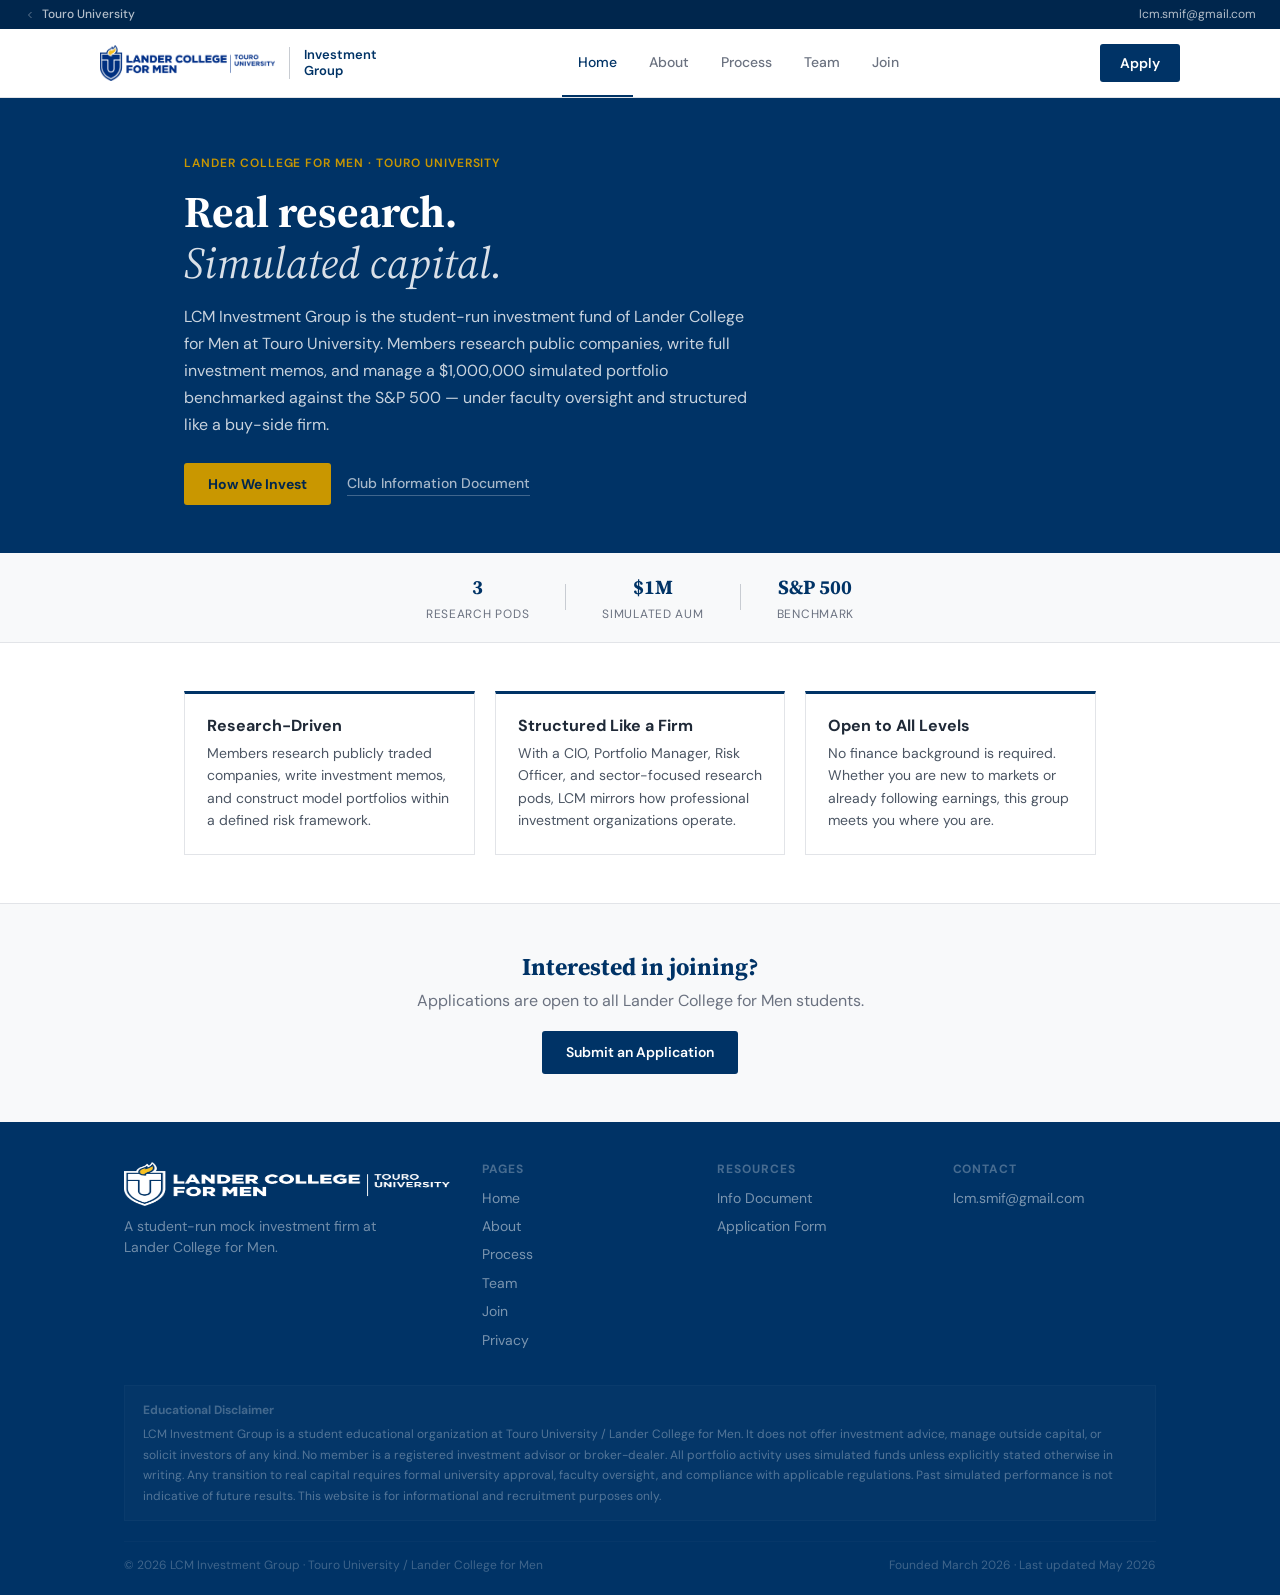
<file: index.html>
<!DOCTYPE html>
<html lang="en">
<head>
<meta charset="UTF-8">
<meta name="viewport" content="width=device-width, initial-scale=1.0">
<title>LCM Investment Group — Lander College for Men</title>
<meta name="description" content="LCM Investment Group is a student-run mock investment firm at Lander College for Men, Touro University. Members conduct equity research and manage a simulated portfolio benchmarked against the S&P 500.">
<link rel="preconnect" href="https://fonts.googleapis.com">
<link rel="preconnect" href="https://fonts.gstatic.com" crossorigin>
<link href="https://fonts.googleapis.com/css2?family=Source+Serif+4:ital,opsz,wght@0,8..60,400;0,8..60,600;0,8..60,700;1,8..60,400&family=DM+Sans:ital,opsz,wght@0,9..40,400;0,9..40,500;0,9..40,600;0,9..40,700;1,9..40,400&display=swap" rel="stylesheet">
<link rel="stylesheet" href="style.css">
<!-- Favicons -->
<link rel="icon" href="favicon.ico" sizes="any">
<link rel="icon" type="image/png" sizes="32x32" href="favicon-32.png">
<link rel="icon" type="image/png" sizes="16x16" href="favicon-16.png">
<link rel="apple-touch-icon" sizes="180x180" href="apple-touch-icon.png">

<!-- Canonical & social meta -->
<link rel="canonical" href="https://lcm-investment-group.netlify.app/">
<meta property="og:type" content="website">
<meta property="og:url" content="https://lcm-investment-group.netlify.app/">
<meta property="og:title" content="LCM Investment Group — Lander College for Men">
<meta property="og:description" content="LCM Investment Group is a student-run mock investment firm at Lander College for Men, Touro University. Members conduct equity research and manage a simulated portfolio benchmarked against the S&P 500.">
<meta property="og:image" content="https://lcm-investment-group.netlify.app/og-image.png">
<meta property="og:image:width" content="1200">
<meta property="og:image:height" content="630">
<meta property="og:site_name" content="LCM Investment Group">
<meta name="twitter:card" content="summary_large_image">
<meta name="twitter:title" content="LCM Investment Group — Lander College for Men">
<meta name="twitter:description" content="LCM Investment Group is a student-run mock investment firm at Lander College for Men, Touro University. Members conduct equity research and manage a simulated portfolio benchmarked against the S&P 500.">
<meta name="twitter:image" content="https://lcm-investment-group.netlify.app/og-image.png">
</head>
<body>

<!-- Utility bar -->
<div class="utility-bar">
  <a href="https://www.touro.edu" target="_blank" rel="noopener noreferrer" class="utility-left">
    <svg width="12" height="12" viewBox="0 0 24 24" fill="none" stroke="currentColor" stroke-width="2"><polyline points="15 18 9 12 15 6"/></svg>
    Touro University
  </a>
  <div><a href="mailto:lcm.smif@gmail.com">lcm.smif@gmail.com</a></div>
</div>

<!-- Navigation -->
<nav class="site-nav">
  <div class="nav-inner">
    <a href="index.html" class="nav-brand">
      <img src="touro-logo.png" alt="Lander College for Men — Touro University" height="36">
      <span class="nav-brand-label">Investment<br>Group</span>
    </a>
    <div class="nav-links">
      <a href="index.html" aria-current="page">Home</a>
      <a href="about.html">About</a>
      <a href="process.html">Process</a>
      <a href="team.html">Team</a>
      <a href="join.html">Join</a>
    </div>
    <a href="https://docs.google.com/forms/d/e/1FAIpQLSfr2iIIX5mqm8g7_Rid_zwFWo1zIdZO_jrtp0y2jBqAqrcKNw/viewform" target="_blank" rel="noopener noreferrer" class="nav-cta">Apply</a>
    <button class="hamburger" aria-label="Open menu" onclick="document.getElementById('mob').classList.add('open')">
      <span></span><span></span><span></span>
    </button>
  </div>
</nav>

<!-- Mobile menu -->
<div class="mobile-overlay" id="mob">
  <div class="mobile-header">
    <img src="touro-logo.png" alt="Lander College for Men" height="28">
    <button class="mobile-close" aria-label="Close menu" onclick="document.getElementById('mob').classList.remove('open')">
      <svg width="24" height="24" viewBox="0 0 24 24" fill="none" stroke="currentColor" stroke-width="2"><path d="M18 6L6 18M6 6l12 12"/></svg>
    </button>
  </div>
  <div class="mobile-links">
    <a href="index.html">Home</a>
    <a href="about.html">About</a>
    <a href="process.html">Process</a>
    <a href="team.html">Team</a>
    <a href="join.html">Join</a>
  </div>
  <a href="https://docs.google.com/forms/d/e/1FAIpQLSfr2iIIX5mqm8g7_Rid_zwFWo1zIdZO_jrtp0y2jBqAqrcKNw/viewform" target="_blank" rel="noopener noreferrer" class="mobile-cta">Submit an Application</a>
</div>

<main>

  <!-- Hero -->
  <section class="hero">
    <div class="container">
      <div class="hero-content">
        <p class="hero-affiliation">Lander College for Men · Touro University</p>
        <h1>Real research.<br><em>Simulated capital.</em></h1>
        <p class="hero-desc">LCM Investment Group is the student-run investment fund of Lander College for Men at Touro University. Members research public companies, write full investment memos, and manage a $1,000,000 simulated portfolio benchmarked against the S&amp;P 500 — under faculty oversight and structured like a buy-side firm.</p>
        <div class="hero-actions">
          <a href="process.html" class="btn-gold">How We Invest</a>
          <a href="https://docs.google.com/document/d/1LVEuWN-xTGbvA8P8xXho91gXIbt4tIsUsh_a20SpdHM/edit?usp=sharing" target="_blank" rel="noopener noreferrer" class="hero-link">Club Information Document</a>
        </div>
      </div>
    </div>
  </section>

  <!-- Facts strip -->
  <div class="facts-strip">
    <div class="container">
      <div class="facts-row">
        <div class="fact-item">
          <div class="fact-val">3</div>
          <div class="fact-desc">Research Pods</div>
        </div>
        <div class="facts-sep" aria-hidden="true"></div>
        <div class="fact-item">
          <div class="fact-val">$1M</div>
          <div class="fact-desc">Simulated AUM</div>
        </div>
        <div class="facts-sep" aria-hidden="true"></div>
        <div class="fact-item">
          <div class="fact-val">S&amp;P 500</div>
          <div class="fact-desc">Benchmark</div>
        </div>
      </div>
    </div>
  </div>

  <!-- Overview cards -->
  <section class="section">
    <div class="container">
      <div class="overview-grid">
        <div class="overview-card">
          <h3>Research-Driven</h3>
          <p>Members research publicly traded companies, write investment memos, and construct model portfolios within a defined risk framework.</p>
        </div>
        <div class="overview-card">
          <h3>Structured Like a Firm</h3>
          <p>With a CIO, Portfolio Manager, Risk Officer, and sector-focused research pods, LCM mirrors how professional investment organizations operate.</p>
        </div>
        <div class="overview-card">
          <h3>Open to All Levels</h3>
          <p>No finance background is required. Whether you are new to markets or already following earnings, this group meets you where you are.</p>
        </div>
      </div>
    </div>
  </section>

  <!-- CTA strip -->
  <section class="section home-cta">
    <div class="container">
      <h2>Interested in joining?</h2>
      <p>Applications are open to all Lander College for Men students.</p>
      <a href="https://docs.google.com/forms/d/e/1FAIpQLSfr2iIIX5mqm8g7_Rid_zwFWo1zIdZO_jrtp0y2jBqAqrcKNw/viewform" target="_blank" rel="noopener noreferrer" class="btn-navy">Submit an Application</a>
    </div>
  </section>

</main>

<!-- Footer -->
<footer class="site-footer">
  <div class="container-wide">
    <div class="footer-top">
      <div class="footer-brand">
        <img src="touro-logo-white.png" alt="Lander College for Men — Touro University">
        <p>A student-run mock investment firm at Lander College for Men.</p>
      </div>
      <div class="footer-col">
        <h4>Pages</h4>
        <a href="index.html">Home</a>
        <a href="about.html">About</a>
        <a href="process.html">Process</a>
        <a href="team.html">Team</a>
        <a href="join.html">Join</a>
        <a href="join.html#privacy">Privacy</a>
      </div>
      <div class="footer-col">
        <h4>Resources</h4>
        <a href="https://docs.google.com/document/d/1LVEuWN-xTGbvA8P8xXho91gXIbt4tIsUsh_a20SpdHM/edit?usp=sharing" target="_blank" rel="noopener noreferrer">Info Document</a>
        <a href="https://docs.google.com/forms/d/e/1FAIpQLSfr2iIIX5mqm8g7_Rid_zwFWo1zIdZO_jrtp0y2jBqAqrcKNw/viewform" target="_blank" rel="noopener noreferrer">Application Form</a>
      </div>
      <div class="footer-col">
        <h4>Contact</h4>
        <a href="mailto:lcm.smif@gmail.com">lcm.smif@gmail.com</a>
      </div>
    </div>
    <div class="footer-disclaimer">
      <strong>Educational Disclaimer</strong>
      LCM Investment Group is a student educational organization at Touro University / Lander College for Men. It does not offer investment advice, manage outside capital, or solicit investors of any kind. No member is a registered investment advisor or broker-dealer. All portfolio activity uses simulated funds unless explicitly stated otherwise in writing. Any transition to real capital requires formal university approval, faculty oversight, and compliance with applicable regulations. Past simulated performance is not indicative of future results. This website is for informational and recruitment purposes only.
    </div>
    <div class="footer-bottom">
      <span>&copy; 2026 LCM Investment Group · Touro University / Lander College for Men</span>
      <span>Founded March 2026 · Last updated May 2026</span>
    </div>
  </div>
</footer>

</body>
</html>
</file>
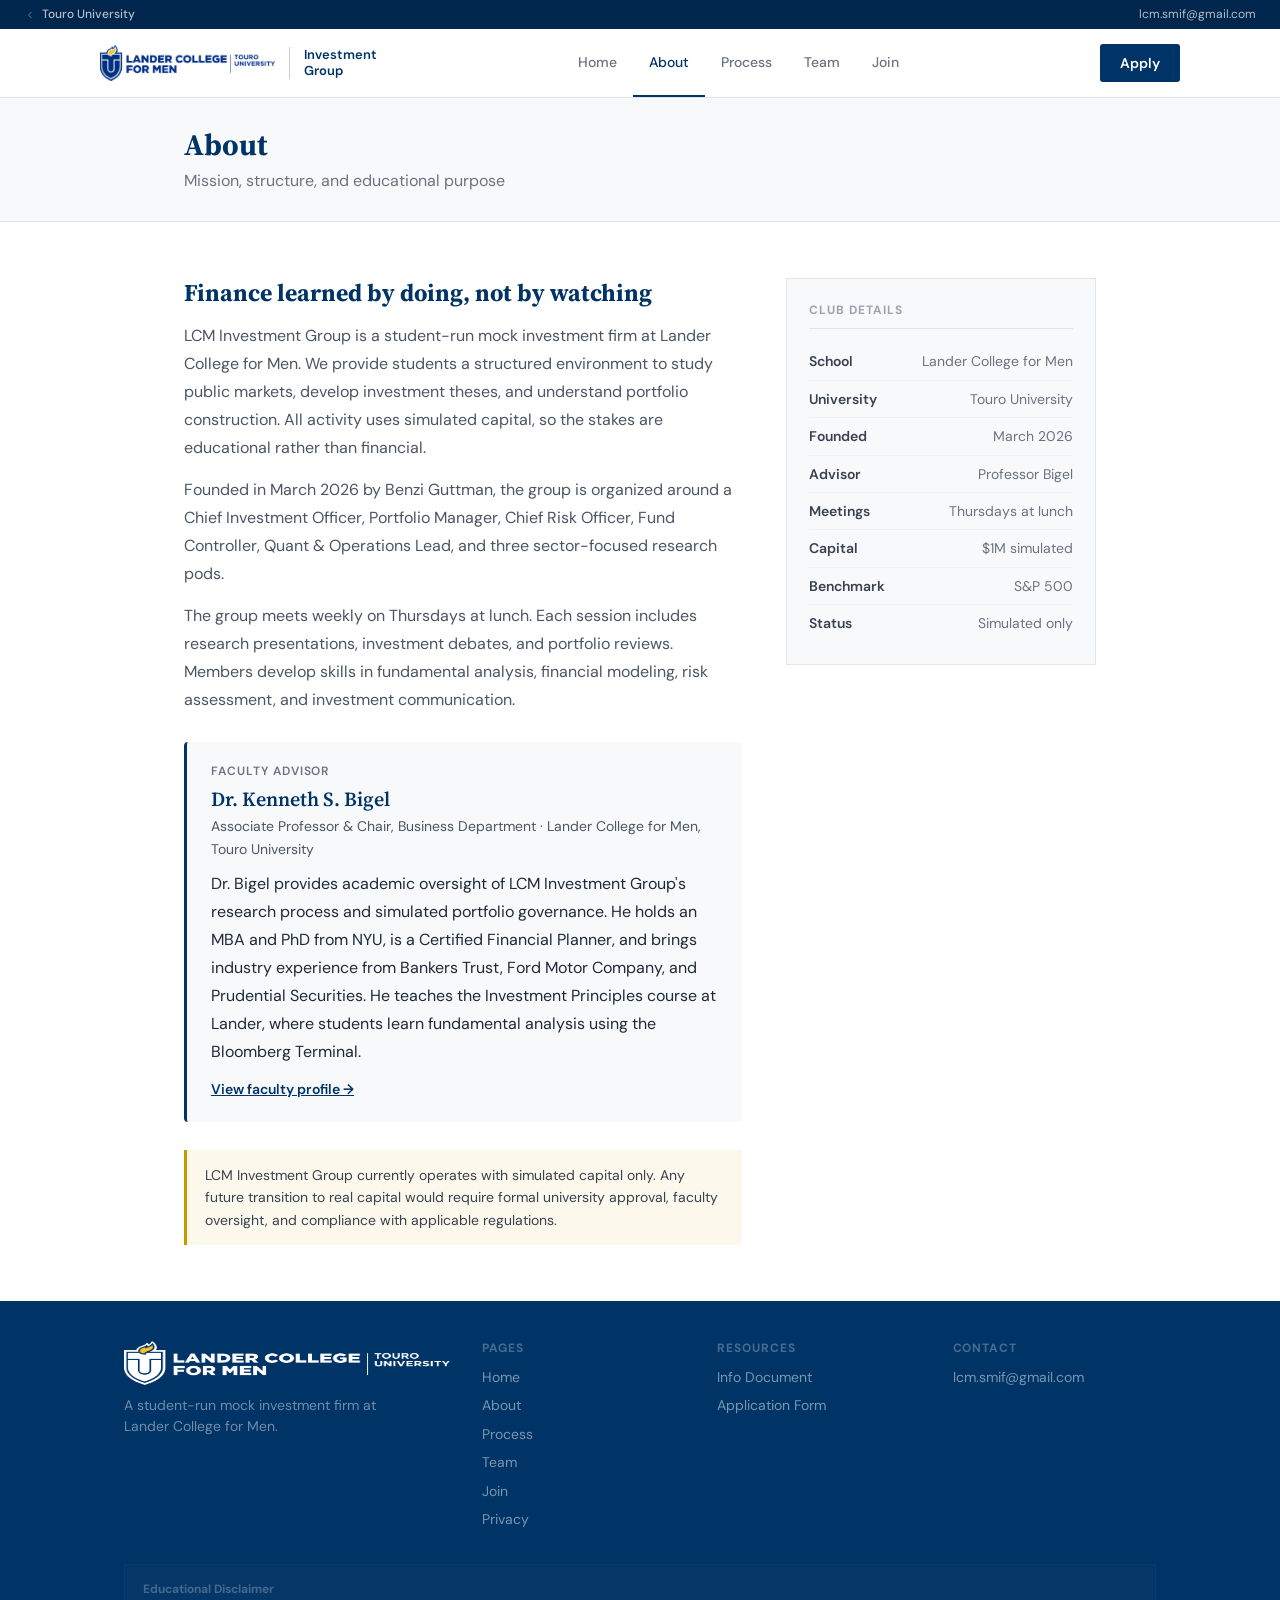
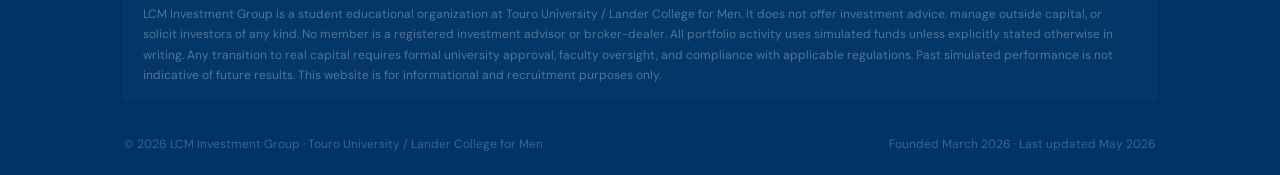
<file: about.html>
<!DOCTYPE html>
<html lang="en">
<head>
<meta charset="UTF-8">
<meta name="viewport" content="width=device-width, initial-scale=1.0">
<title>About — LCM Investment Group</title>
<meta name="description" content="Learn about LCM Investment Group, a student-run mock investment firm at Lander College for Men, Touro University.">
<link rel="preconnect" href="https://fonts.googleapis.com">
<link rel="preconnect" href="https://fonts.gstatic.com" crossorigin>
<link href="https://fonts.googleapis.com/css2?family=Source+Serif+4:ital,opsz,wght@0,8..60,400;0,8..60,600;0,8..60,700;1,8..60,400&family=DM+Sans:ital,opsz,wght@0,9..40,400;0,9..40,500;0,9..40,600;0,9..40,700;1,9..40,400&display=swap" rel="stylesheet">
<link rel="stylesheet" href="style.css">
<!-- Favicons -->
<link rel="icon" href="favicon.ico" sizes="any">
<link rel="icon" type="image/png" sizes="32x32" href="favicon-32.png">
<link rel="icon" type="image/png" sizes="16x16" href="favicon-16.png">
<link rel="apple-touch-icon" sizes="180x180" href="apple-touch-icon.png">

<!-- Canonical & social meta -->
<link rel="canonical" href="https://lcm-investment-group.netlify.app/about">
<meta property="og:type" content="website">
<meta property="og:url" content="https://lcm-investment-group.netlify.app/about">
<meta property="og:title" content="About — LCM Investment Group">
<meta property="og:description" content="Learn about LCM Investment Group, a student-run mock investment firm at Lander College for Men, Touro University.">
<meta property="og:image" content="https://lcm-investment-group.netlify.app/og-image.png">
<meta property="og:image:width" content="1200">
<meta property="og:image:height" content="630">
<meta property="og:site_name" content="LCM Investment Group">
<meta name="twitter:card" content="summary_large_image">
<meta name="twitter:title" content="About — LCM Investment Group">
<meta name="twitter:description" content="Learn about LCM Investment Group, a student-run mock investment firm at Lander College for Men, Touro University.">
<meta name="twitter:image" content="https://lcm-investment-group.netlify.app/og-image.png">
</head>
<body>

<div class="utility-bar">
  <a href="https://www.touro.edu" target="_blank" rel="noopener noreferrer" class="utility-left">
    <svg width="12" height="12" viewBox="0 0 24 24" fill="none" stroke="currentColor" stroke-width="2"><polyline points="15 18 9 12 15 6"/></svg>
    Touro University
  </a>
  <div><a href="mailto:lcm.smif@gmail.com">lcm.smif@gmail.com</a></div>
</div>

<nav class="site-nav">
  <div class="nav-inner">
    <a href="index.html" class="nav-brand">
      <img src="touro-logo.png" alt="Lander College for Men — Touro University" height="36">
      <span class="nav-brand-label">Investment<br>Group</span>
    </a>
    <div class="nav-links">
      <a href="index.html">Home</a>
      <a href="about.html" aria-current="page">About</a>
      <a href="process.html">Process</a>
      <a href="team.html">Team</a>
      <a href="join.html">Join</a>
    </div>
    <a href="https://docs.google.com/forms/d/e/1FAIpQLSfr2iIIX5mqm8g7_Rid_zwFWo1zIdZO_jrtp0y2jBqAqrcKNw/viewform" target="_blank" rel="noopener noreferrer" class="nav-cta">Apply</a>
    <button class="hamburger" aria-label="Open menu" onclick="document.getElementById('mob').classList.add('open')">
      <span></span><span></span><span></span>
    </button>
  </div>
</nav>

<div class="mobile-overlay" id="mob">
  <div class="mobile-header">
    <img src="touro-logo.png" alt="Lander College for Men" height="28">
    <button class="mobile-close" aria-label="Close menu" onclick="document.getElementById('mob').classList.remove('open')">
      <svg width="24" height="24" viewBox="0 0 24 24" fill="none" stroke="currentColor" stroke-width="2"><path d="M18 6L6 18M6 6l12 12"/></svg>
    </button>
  </div>
  <div class="mobile-links">
    <a href="index.html">Home</a>
    <a href="about.html">About</a>
    <a href="process.html">Process</a>
    <a href="team.html">Team</a>
    <a href="join.html">Join</a>
  </div>
  <a href="https://docs.google.com/forms/d/e/1FAIpQLSfr2iIIX5mqm8g7_Rid_zwFWo1zIdZO_jrtp0y2jBqAqrcKNw/viewform" target="_blank" rel="noopener noreferrer" class="mobile-cta">Submit an Application</a>
</div>

<main>

  <div class="page-header">
    <div class="container">
      <h1>About</h1>
      <p class="subtitle">Mission, structure, and educational purpose</p>
    </div>
  </div>

  <section class="section-lg">
    <div class="container">
      <div class="about-grid">
        <div class="about-prose">
          <h2>Finance learned by doing, not by watching</h2>
          <p>LCM Investment Group is a student-run mock investment firm at Lander College for Men. We provide students a structured environment to study public markets, develop investment theses, and understand portfolio construction. All activity uses simulated capital, so the stakes are educational rather than financial.</p>
          <p>Founded in March 2026 by Benzi Guttman, the group is organized around a Chief Investment Officer, Portfolio Manager, Chief Risk Officer, Fund Controller, Quant &amp; Operations Lead, and three sector-focused research pods.</p>
          <p>The group meets weekly on Thursdays at lunch. Each session includes research presentations, investment debates, and portfolio reviews. Members develop skills in fundamental analysis, financial modeling, risk assessment, and investment communication.</p>

          <div class="advisor-card" id="faculty-advisor">
            <div class="advisor-label">Faculty Advisor</div>
            <div class="advisor-name">Dr. Kenneth S. Bigel</div>
            <div class="advisor-title">Associate Professor &amp; Chair, Business Department &middot; Lander College for Men, Touro University</div>
            <p class="advisor-desc">Dr. Bigel provides academic oversight of LCM Investment Group's research process and simulated portfolio governance. He holds an MBA and PhD from NYU, is a Certified Financial Planner, and brings industry experience from Bankers Trust, Ford Motor Company, and Prudential Securities. He teaches the Investment Principles course at Lander, where students learn fundamental analysis using the Bloomberg Terminal.</p>
            <a class="advisor-link" href="https://lcm.touro.edu/academics/faculty/bigel-kenneth.php" target="_blank" rel="noopener">View faculty profile &rarr;</a>
          </div>

          <div class="about-note">LCM Investment Group currently operates with simulated capital only. Any future transition to real capital would require formal university approval, faculty oversight, and compliance with applicable regulations.</div>
        </div>
        <aside class="about-sidebar">
          <div class="sidebar-heading">Club Details</div>
          <div class="sidebar-row"><span class="sidebar-key">School</span><span class="sidebar-val">Lander College for Men</span></div>
          <div class="sidebar-row"><span class="sidebar-key">University</span><span class="sidebar-val">Touro University</span></div>
          <div class="sidebar-row"><span class="sidebar-key">Founded</span><span class="sidebar-val">March 2026</span></div>
          <div class="sidebar-row"><span class="sidebar-key">Advisor</span><span class="sidebar-val"><a href="#faculty-advisor">Professor Bigel</a></span></div>
          <div class="sidebar-row"><span class="sidebar-key">Meetings</span><span class="sidebar-val">Thursdays at lunch</span></div>
          <div class="sidebar-row"><span class="sidebar-key">Capital</span><span class="sidebar-val">$1M simulated</span></div>
          <div class="sidebar-row"><span class="sidebar-key">Benchmark</span><span class="sidebar-val">S&amp;P 500</span></div>
          <div class="sidebar-row"><span class="sidebar-key">Status</span><span class="sidebar-val">Simulated only</span></div>
        </aside>
      </div>
    </div>
  </section>

</main>

<footer class="site-footer">
  <div class="container-wide">
    <div class="footer-top">
      <div class="footer-brand">
        <img src="touro-logo-white.png" alt="Lander College for Men — Touro University">
        <p>A student-run mock investment firm at Lander College for Men.</p>
      </div>
      <div class="footer-col">
        <h4>Pages</h4>
        <a href="index.html">Home</a>
        <a href="about.html">About</a>
        <a href="process.html">Process</a>
        <a href="team.html">Team</a>
        <a href="join.html">Join</a>
        <a href="join.html#privacy">Privacy</a>
      </div>
      <div class="footer-col">
        <h4>Resources</h4>
        <a href="https://docs.google.com/document/d/1LVEuWN-xTGbvA8P8xXho91gXIbt4tIsUsh_a20SpdHM/edit?usp=sharing" target="_blank" rel="noopener noreferrer">Info Document</a>
        <a href="https://docs.google.com/forms/d/e/1FAIpQLSfr2iIIX5mqm8g7_Rid_zwFWo1zIdZO_jrtp0y2jBqAqrcKNw/viewform" target="_blank" rel="noopener noreferrer">Application Form</a>
      </div>
      <div class="footer-col">
        <h4>Contact</h4>
        <a href="mailto:lcm.smif@gmail.com">lcm.smif@gmail.com</a>
      </div>
    </div>
    <div class="footer-disclaimer">
      <strong>Educational Disclaimer</strong>
      LCM Investment Group is a student educational organization at Touro University / Lander College for Men. It does not offer investment advice, manage outside capital, or solicit investors of any kind. No member is a registered investment advisor or broker-dealer. All portfolio activity uses simulated funds unless explicitly stated otherwise in writing. Any transition to real capital requires formal university approval, faculty oversight, and compliance with applicable regulations. Past simulated performance is not indicative of future results. This website is for informational and recruitment purposes only.
    </div>
    <div class="footer-bottom">
      <span>&copy; 2026 LCM Investment Group · Touro University / Lander College for Men</span>
      <span>Founded March 2026 · Last updated May 2026</span>
    </div>
  </div>
</footer>

</body>
</html>
</file>
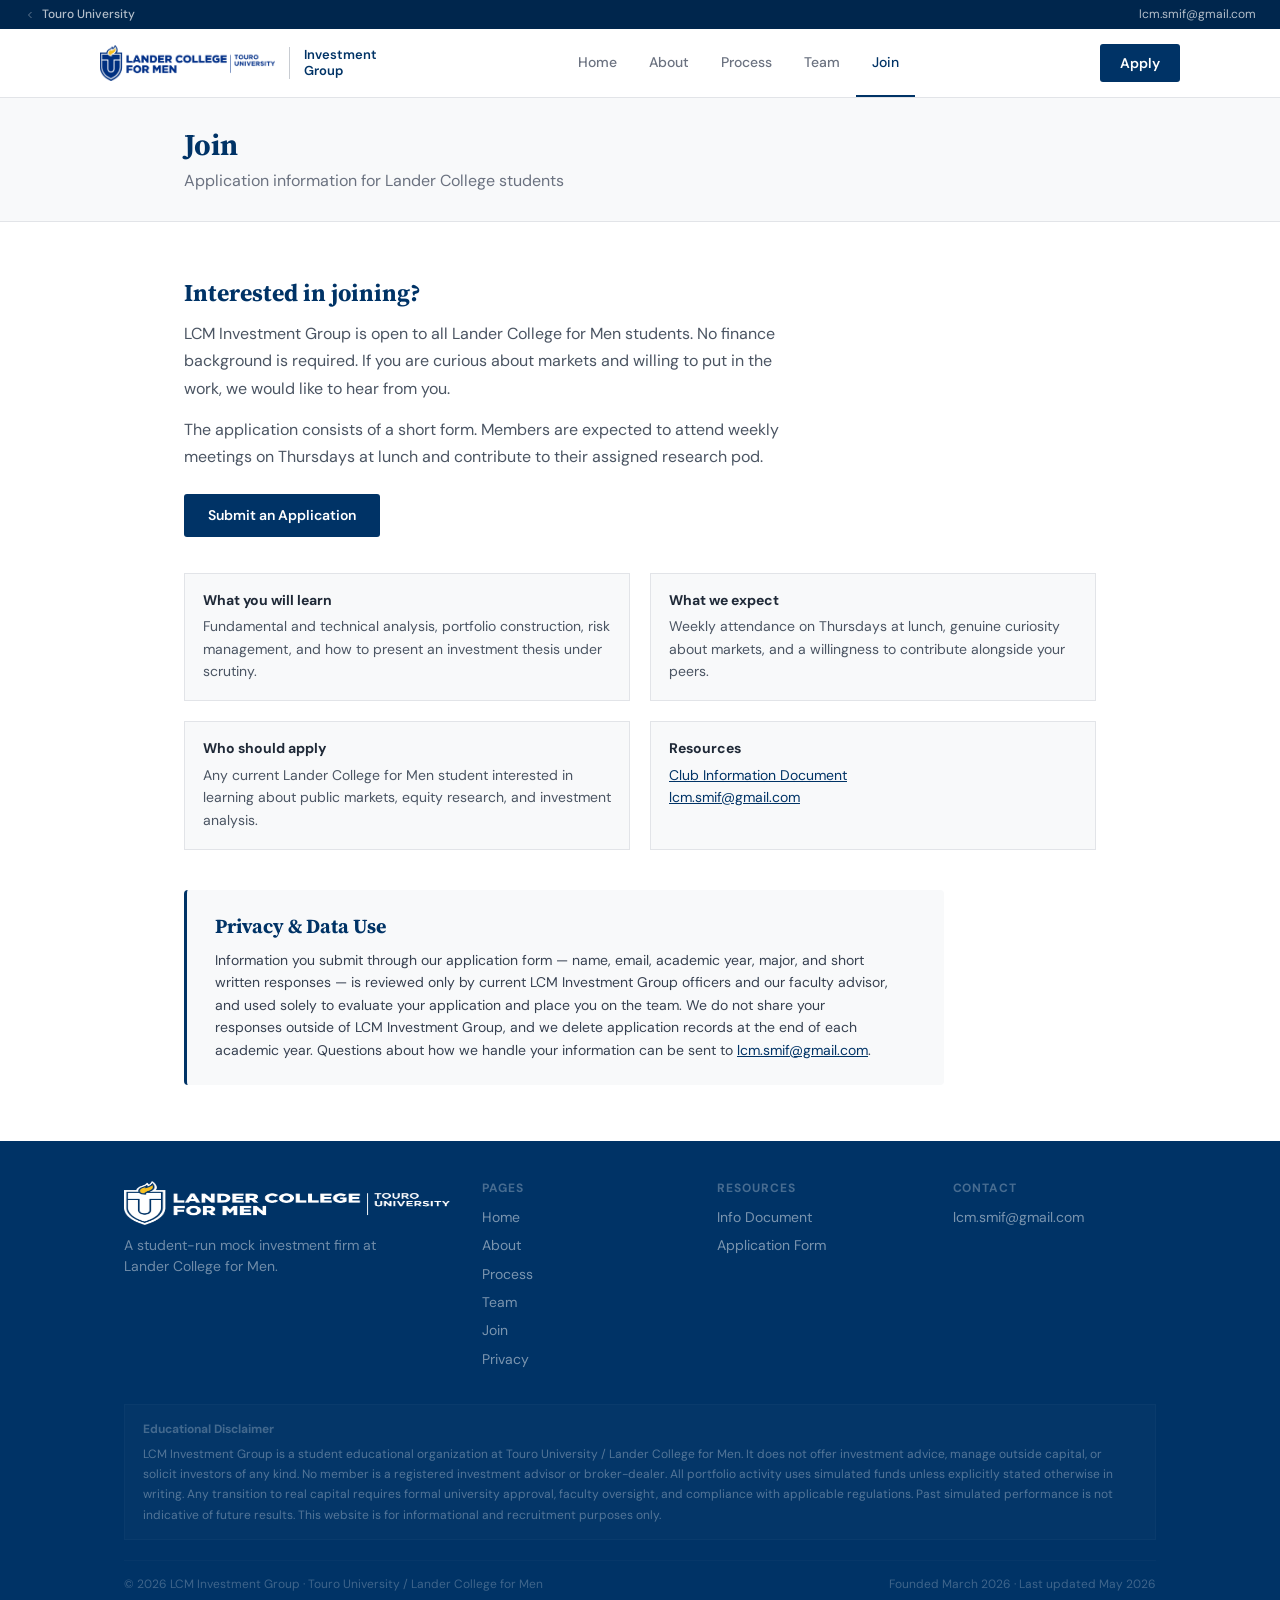
<file: join.html>
<!DOCTYPE html>
<html lang="en">
<head>
<meta charset="UTF-8">
<meta name="viewport" content="width=device-width, initial-scale=1.0">
<title>Join — LCM Investment Group</title>
<meta name="description" content="Apply to join LCM Investment Group, a student-run mock investment firm at Lander College for Men. Open to all students — no finance background required.">
<link rel="preconnect" href="https://fonts.googleapis.com">
<link rel="preconnect" href="https://fonts.gstatic.com" crossorigin>
<link href="https://fonts.googleapis.com/css2?family=Source+Serif+4:ital,opsz,wght@0,8..60,400;0,8..60,600;0,8..60,700;1,8..60,400&family=DM+Sans:ital,opsz,wght@0,9..40,400;0,9..40,500;0,9..40,600;0,9..40,700;1,9..40,400&display=swap" rel="stylesheet">
<link rel="stylesheet" href="style.css">
<!-- Favicons -->
<link rel="icon" href="favicon.ico" sizes="any">
<link rel="icon" type="image/png" sizes="32x32" href="favicon-32.png">
<link rel="icon" type="image/png" sizes="16x16" href="favicon-16.png">
<link rel="apple-touch-icon" sizes="180x180" href="apple-touch-icon.png">

<!-- Canonical & social meta -->
<link rel="canonical" href="https://lcm-investment-group.netlify.app/join">
<meta property="og:type" content="website">
<meta property="og:url" content="https://lcm-investment-group.netlify.app/join">
<meta property="og:title" content="Join — LCM Investment Group">
<meta property="og:description" content="Apply to join LCM Investment Group at Lander College for Men. Open to all students regardless of finance background.">
<meta property="og:image" content="https://lcm-investment-group.netlify.app/og-image.png">
<meta property="og:image:width" content="1200">
<meta property="og:image:height" content="630">
<meta property="og:site_name" content="LCM Investment Group">
<meta name="twitter:card" content="summary_large_image">
<meta name="twitter:title" content="Join — LCM Investment Group">
<meta name="twitter:description" content="Apply to join LCM Investment Group at Lander College for Men. Open to all students regardless of finance background.">
<meta name="twitter:image" content="https://lcm-investment-group.netlify.app/og-image.png">
</head>
<body>

<div class="utility-bar">
  <a href="https://www.touro.edu" target="_blank" rel="noopener noreferrer" class="utility-left">
    <svg width="12" height="12" viewBox="0 0 24 24" fill="none" stroke="currentColor" stroke-width="2"><polyline points="15 18 9 12 15 6"/></svg>
    Touro University
  </a>
  <div><a href="mailto:lcm.smif@gmail.com">lcm.smif@gmail.com</a></div>
</div>

<nav class="site-nav">
  <div class="nav-inner">
    <a href="index.html" class="nav-brand">
      <img src="touro-logo.png" alt="Lander College for Men — Touro University" height="36">
      <span class="nav-brand-label">Investment<br>Group</span>
    </a>
    <div class="nav-links">
      <a href="index.html">Home</a>
      <a href="about.html">About</a>
      <a href="process.html">Process</a>
      <a href="team.html">Team</a>
      <a href="join.html" aria-current="page">Join</a>
    </div>
    <a href="https://docs.google.com/forms/d/e/1FAIpQLSfr2iIIX5mqm8g7_Rid_zwFWo1zIdZO_jrtp0y2jBqAqrcKNw/viewform" target="_blank" rel="noopener noreferrer" class="nav-cta">Apply</a>
    <button class="hamburger" aria-label="Open menu" onclick="document.getElementById('mob').classList.add('open')">
      <span></span><span></span><span></span>
    </button>
  </div>
</nav>

<div class="mobile-overlay" id="mob">
  <div class="mobile-header">
    <img src="touro-logo.png" alt="Lander College for Men" height="28">
    <button class="mobile-close" aria-label="Close menu" onclick="document.getElementById('mob').classList.remove('open')">
      <svg width="24" height="24" viewBox="0 0 24 24" fill="none" stroke="currentColor" stroke-width="2"><path d="M18 6L6 18M6 6l12 12"/></svg>
    </button>
  </div>
  <div class="mobile-links">
    <a href="index.html">Home</a>
    <a href="about.html">About</a>
    <a href="process.html">Process</a>
    <a href="team.html">Team</a>
    <a href="join.html">Join</a>
  </div>
  <a href="https://docs.google.com/forms/d/e/1FAIpQLSfr2iIIX5mqm8g7_Rid_zwFWo1zIdZO_jrtp0y2jBqAqrcKNw/viewform" target="_blank" rel="noopener noreferrer" class="mobile-cta">Submit an Application</a>
</div>

<main>

  <div class="page-header">
    <div class="container">
      <h1>Join</h1>
      <p class="subtitle">Application information for Lander College students</p>
    </div>
  </div>

  <section class="section-lg">
    <div class="container">
      <div class="join-content">
        <h2>Interested in joining?</h2>
        <p>LCM Investment Group is open to all Lander College for Men students. No finance background is required. If you are curious about markets and willing to put in the work, we would like to hear from you.</p>
        <p>The application consists of a short form. Members are expected to attend weekly meetings on Thursdays at lunch and contribute to their assigned research pod.</p>
        <div class="join-cta">
          <a href="https://docs.google.com/forms/d/e/1FAIpQLSfr2iIIX5mqm8g7_Rid_zwFWo1zIdZO_jrtp0y2jBqAqrcKNw/viewform" target="_blank" rel="noopener noreferrer" class="btn-navy">Submit an Application</a>
        </div>
      </div>

      <div class="join-cards">
        <div class="join-card">
          <h3>What you will learn</h3>
          <p>Fundamental and technical analysis, portfolio construction, risk management, and how to present an investment thesis under scrutiny.</p>
        </div>
        <div class="join-card">
          <h3>What we expect</h3>
          <p>Weekly attendance on Thursdays at lunch, genuine curiosity about markets, and a willingness to contribute alongside your peers.</p>
        </div>
        <div class="join-card">
          <h3>Who should apply</h3>
          <p>Any current Lander College for Men student interested in learning about public markets, equity research, and investment analysis.</p>
        </div>
        <div class="join-card">
          <h3>Resources</h3>
          <p>
            <a href="https://docs.google.com/document/d/1LVEuWN-xTGbvA8P8xXho91gXIbt4tIsUsh_a20SpdHM/edit?usp=sharing" target="_blank" rel="noopener noreferrer">Club Information Document</a><br>
            <a href="mailto:lcm.smif@gmail.com">lcm.smif@gmail.com</a>
          </p>
        </div>
      </div>

      <div class="privacy-note" id="privacy">
        <h3>Privacy &amp; Data Use</h3>
        <p>Information you submit through our application form &mdash; name, email, academic year, major, and short written responses &mdash; is reviewed only by current LCM Investment Group officers and our faculty advisor, and used solely to evaluate your application and place you on the team. We do not share your responses outside of LCM Investment Group, and we delete application records at the end of each academic year. Questions about how we handle your information can be sent to <a href="mailto:lcm.smif@gmail.com">lcm.smif@gmail.com</a>.</p>
      </div>
    </div>
  </section>

</main>

<footer class="site-footer">
  <div class="container-wide">
    <div class="footer-top">
      <div class="footer-brand">
        <img src="touro-logo-white.png" alt="Lander College for Men — Touro University">
        <p>A student-run mock investment firm at Lander College for Men.</p>
      </div>
      <div class="footer-col">
        <h4>Pages</h4>
        <a href="index.html">Home</a>
        <a href="about.html">About</a>
        <a href="process.html">Process</a>
        <a href="team.html">Team</a>
        <a href="join.html">Join</a>
        <a href="join.html#privacy">Privacy</a>
      </div>
      <div class="footer-col">
        <h4>Resources</h4>
        <a href="https://docs.google.com/document/d/1LVEuWN-xTGbvA8P8xXho91gXIbt4tIsUsh_a20SpdHM/edit?usp=sharing" target="_blank" rel="noopener noreferrer">Info Document</a>
        <a href="https://docs.google.com/forms/d/e/1FAIpQLSfr2iIIX5mqm8g7_Rid_zwFWo1zIdZO_jrtp0y2jBqAqrcKNw/viewform" target="_blank" rel="noopener noreferrer">Application Form</a>
      </div>
      <div class="footer-col">
        <h4>Contact</h4>
        <a href="mailto:lcm.smif@gmail.com">lcm.smif@gmail.com</a>
      </div>
    </div>
    <div class="footer-disclaimer">
      <strong>Educational Disclaimer</strong>
      LCM Investment Group is a student educational organization at Touro University / Lander College for Men. It does not offer investment advice, manage outside capital, or solicit investors of any kind. No member is a registered investment advisor or broker-dealer. All portfolio activity uses simulated funds unless explicitly stated otherwise in writing. Any transition to real capital requires formal university approval, faculty oversight, and compliance with applicable regulations. Past simulated performance is not indicative of future results. This website is for informational and recruitment purposes only.
    </div>
    <div class="footer-bottom">
      <span>&copy; 2026 LCM Investment Group · Touro University / Lander College for Men</span>
      <span>Founded March 2026 · Last updated May 2026</span>
    </div>
  </div>
</footer>

</body>
</html>
</file>
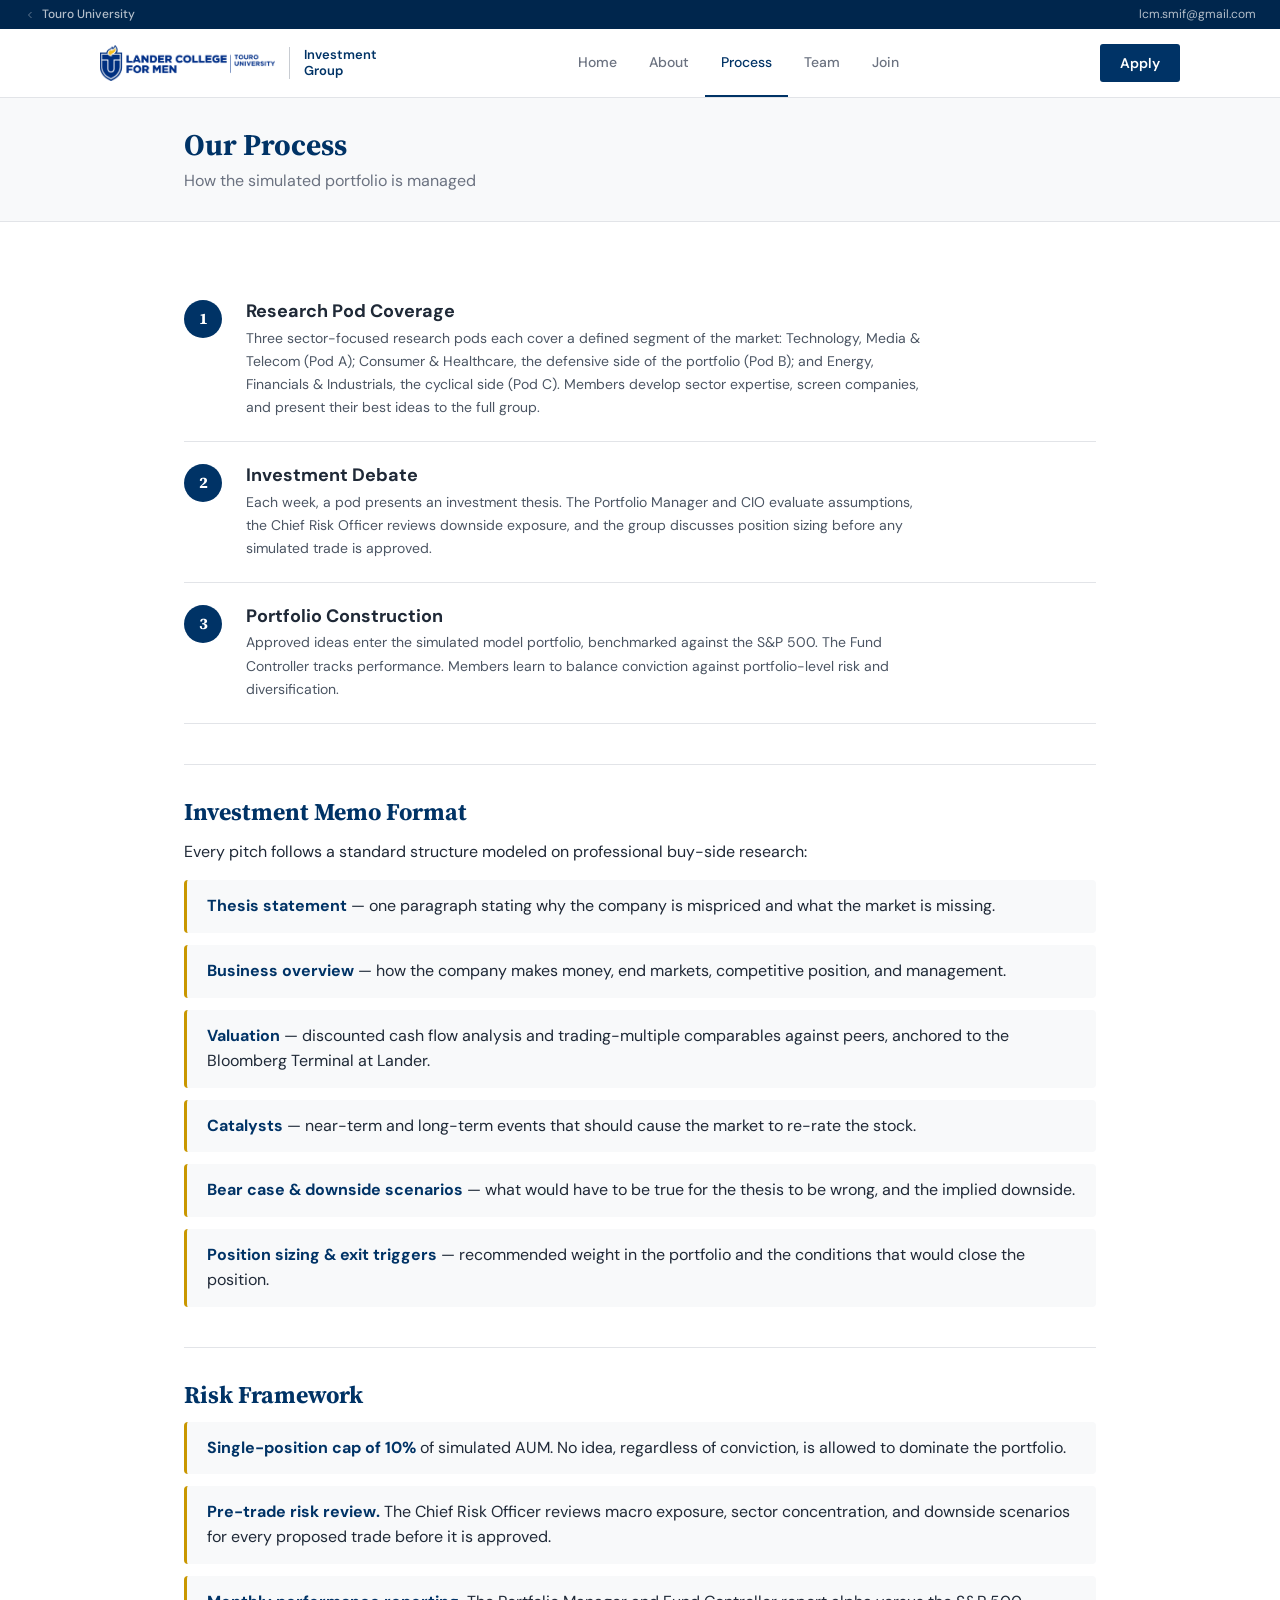
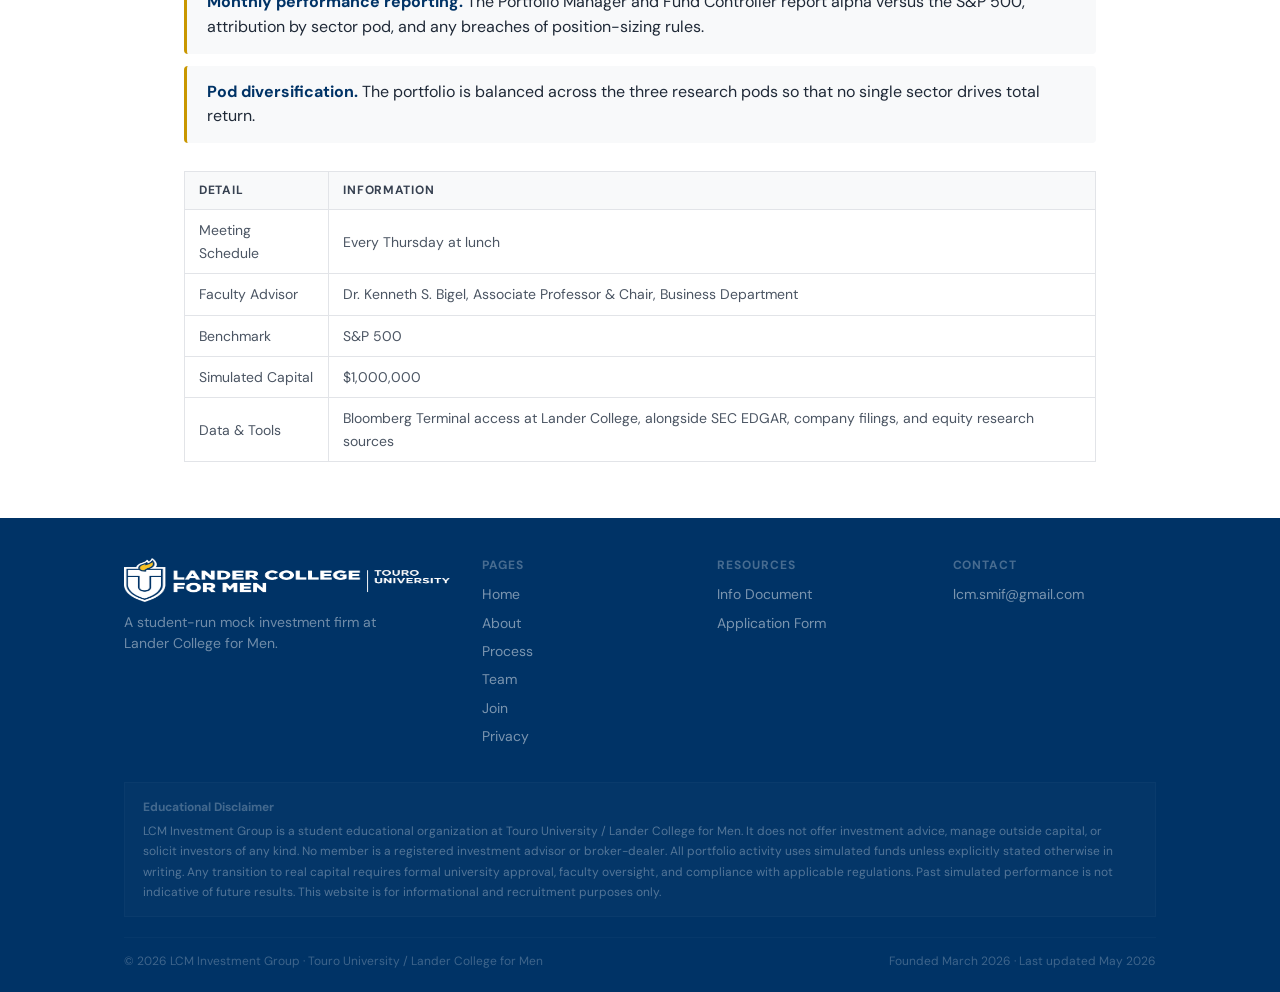
<file: process.html>
<!DOCTYPE html>
<html lang="en">
<head>
<meta charset="UTF-8">
<meta name="viewport" content="width=device-width, initial-scale=1.0">
<title>Our Process — LCM Investment Group</title>
<meta name="description" content="How LCM Investment Group manages its simulated portfolio through research pods, investment debate, and portfolio construction.">
<link rel="preconnect" href="https://fonts.googleapis.com">
<link rel="preconnect" href="https://fonts.gstatic.com" crossorigin>
<link href="https://fonts.googleapis.com/css2?family=Source+Serif+4:ital,opsz,wght@0,8..60,400;0,8..60,600;0,8..60,700;1,8..60,400&family=DM+Sans:ital,opsz,wght@0,9..40,400;0,9..40,500;0,9..40,600;0,9..40,700;1,9..40,400&display=swap" rel="stylesheet">
<link rel="stylesheet" href="style.css">
<!-- Favicons -->
<link rel="icon" href="favicon.ico" sizes="any">
<link rel="icon" type="image/png" sizes="32x32" href="favicon-32.png">
<link rel="icon" type="image/png" sizes="16x16" href="favicon-16.png">
<link rel="apple-touch-icon" sizes="180x180" href="apple-touch-icon.png">

<!-- Canonical & social meta -->
<link rel="canonical" href="https://lcm-investment-group.netlify.app/process">
<meta property="og:type" content="website">
<meta property="og:url" content="https://lcm-investment-group.netlify.app/process">
<meta property="og:title" content="Process — LCM Investment Group">
<meta property="og:description" content="How LCM Investment Group conducts equity research, portfolio management, and risk assessment using simulated capital.">
<meta property="og:image" content="https://lcm-investment-group.netlify.app/og-image.png">
<meta property="og:image:width" content="1200">
<meta property="og:image:height" content="630">
<meta property="og:site_name" content="LCM Investment Group">
<meta name="twitter:card" content="summary_large_image">
<meta name="twitter:title" content="Process — LCM Investment Group">
<meta name="twitter:description" content="How LCM Investment Group conducts equity research, portfolio management, and risk assessment using simulated capital.">
<meta name="twitter:image" content="https://lcm-investment-group.netlify.app/og-image.png">
</head>
<body>

<div class="utility-bar">
  <a href="https://www.touro.edu" target="_blank" rel="noopener noreferrer" class="utility-left">
    <svg width="12" height="12" viewBox="0 0 24 24" fill="none" stroke="currentColor" stroke-width="2"><polyline points="15 18 9 12 15 6"/></svg>
    Touro University
  </a>
  <div><a href="mailto:lcm.smif@gmail.com">lcm.smif@gmail.com</a></div>
</div>

<nav class="site-nav">
  <div class="nav-inner">
    <a href="index.html" class="nav-brand">
      <img src="touro-logo.png" alt="Lander College for Men — Touro University" height="36">
      <span class="nav-brand-label">Investment<br>Group</span>
    </a>
    <div class="nav-links">
      <a href="index.html">Home</a>
      <a href="about.html">About</a>
      <a href="process.html" aria-current="page">Process</a>
      <a href="team.html">Team</a>
      <a href="join.html">Join</a>
    </div>
    <a href="https://docs.google.com/forms/d/e/1FAIpQLSfr2iIIX5mqm8g7_Rid_zwFWo1zIdZO_jrtp0y2jBqAqrcKNw/viewform" target="_blank" rel="noopener noreferrer" class="nav-cta">Apply</a>
    <button class="hamburger" aria-label="Open menu" onclick="document.getElementById('mob').classList.add('open')">
      <span></span><span></span><span></span>
    </button>
  </div>
</nav>

<div class="mobile-overlay" id="mob">
  <div class="mobile-header">
    <img src="touro-logo.png" alt="Lander College for Men" height="28">
    <button class="mobile-close" aria-label="Close menu" onclick="document.getElementById('mob').classList.remove('open')">
      <svg width="24" height="24" viewBox="0 0 24 24" fill="none" stroke="currentColor" stroke-width="2"><path d="M18 6L6 18M6 6l12 12"/></svg>
    </button>
  </div>
  <div class="mobile-links">
    <a href="index.html">Home</a>
    <a href="about.html">About</a>
    <a href="process.html">Process</a>
    <a href="team.html">Team</a>
    <a href="join.html">Join</a>
  </div>
  <a href="https://docs.google.com/forms/d/e/1FAIpQLSfr2iIIX5mqm8g7_Rid_zwFWo1zIdZO_jrtp0y2jBqAqrcKNw/viewform" target="_blank" rel="noopener noreferrer" class="mobile-cta">Submit an Application</a>
</div>

<main>

  <div class="page-header">
    <div class="container">
      <h1>Our Process</h1>
      <p class="subtitle">How the simulated portfolio is managed</p>
    </div>
  </div>

  <section class="section-lg">
    <div class="container">
      <div class="process-step">
        <div class="step-num">1</div>
        <div class="step-body">
          <h3>Research Pod Coverage</h3>
          <p>Three sector-focused research pods each cover a defined segment of the market: Technology, Media &amp; Telecom (Pod A); Consumer &amp; Healthcare, the defensive side of the portfolio (Pod B); and Energy, Financials &amp; Industrials, the cyclical side (Pod C). Members develop sector expertise, screen companies, and present their best ideas to the full group.</p>
        </div>
      </div>
      <div class="process-step">
        <div class="step-num">2</div>
        <div class="step-body">
          <h3>Investment Debate</h3>
          <p>Each week, a pod presents an investment thesis. The Portfolio Manager and CIO evaluate assumptions, the Chief Risk Officer reviews downside exposure, and the group discusses position sizing before any simulated trade is approved.</p>
        </div>
      </div>
      <div class="process-step">
        <div class="step-num">3</div>
        <div class="step-body">
          <h3>Portfolio Construction</h3>
          <p>Approved ideas enter the simulated model portfolio, benchmarked against the S&amp;P 500. The Fund Controller tracks performance. Members learn to balance conviction against portfolio-level risk and diversification.</p>
        </div>
      </div>

      <div class="framework-block">
        <h2>Investment Memo Format</h2>
        <p>Every pitch follows a standard structure modeled on professional buy-side research:</p>
        <ul class="framework-list">
          <li><strong>Thesis statement</strong> &mdash; one paragraph stating why the company is mispriced and what the market is missing.</li>
          <li><strong>Business overview</strong> &mdash; how the company makes money, end markets, competitive position, and management.</li>
          <li><strong>Valuation</strong> &mdash; discounted cash flow analysis and trading-multiple comparables against peers, anchored to the Bloomberg Terminal at Lander.</li>
          <li><strong>Catalysts</strong> &mdash; near-term and long-term events that should cause the market to re-rate the stock.</li>
          <li><strong>Bear case &amp; downside scenarios</strong> &mdash; what would have to be true for the thesis to be wrong, and the implied downside.</li>
          <li><strong>Position sizing &amp; exit triggers</strong> &mdash; recommended weight in the portfolio and the conditions that would close the position.</li>
        </ul>
      </div>

      <div class="framework-block">
        <h2>Risk Framework</h2>
        <ul class="framework-list">
          <li><strong>Single-position cap of 10%</strong> of simulated AUM. No idea, regardless of conviction, is allowed to dominate the portfolio.</li>
          <li><strong>Pre-trade risk review.</strong> The Chief Risk Officer reviews macro exposure, sector concentration, and downside scenarios for every proposed trade before it is approved.</li>
          <li><strong>Monthly performance reporting.</strong> The Portfolio Manager and Fund Controller report alpha versus the S&amp;P 500, attribution by sector pod, and any breaches of position-sizing rules.</li>
          <li><strong>Pod diversification.</strong> The portfolio is balanced across the three research pods so that no single sector drives total return.</li>
        </ul>
      </div>

      <table class="info-table">
        <thead>
          <tr><th>Detail</th><th>Information</th></tr>
        </thead>
        <tbody>
          <tr><td>Meeting Schedule</td><td>Every Thursday at lunch</td></tr>
          <tr><td>Faculty Advisor</td><td>Dr. Kenneth S. Bigel, Associate Professor &amp; Chair, Business Department</td></tr>
          <tr><td>Benchmark</td><td>S&amp;P 500</td></tr>
          <tr><td>Simulated Capital</td><td>$1,000,000</td></tr>
          <tr><td>Data &amp; Tools</td><td>Bloomberg Terminal access at Lander College, alongside SEC EDGAR, company filings, and equity research sources</td></tr>
        </tbody>
      </table>
    </div>
  </section>

</main>

<footer class="site-footer">
  <div class="container-wide">
    <div class="footer-top">
      <div class="footer-brand">
        <img src="touro-logo-white.png" alt="Lander College for Men — Touro University">
        <p>A student-run mock investment firm at Lander College for Men.</p>
      </div>
      <div class="footer-col">
        <h4>Pages</h4>
        <a href="index.html">Home</a>
        <a href="about.html">About</a>
        <a href="process.html">Process</a>
        <a href="team.html">Team</a>
        <a href="join.html">Join</a>
        <a href="join.html#privacy">Privacy</a>
      </div>
      <div class="footer-col">
        <h4>Resources</h4>
        <a href="https://docs.google.com/document/d/1LVEuWN-xTGbvA8P8xXho91gXIbt4tIsUsh_a20SpdHM/edit?usp=sharing" target="_blank" rel="noopener noreferrer">Info Document</a>
        <a href="https://docs.google.com/forms/d/e/1FAIpQLSfr2iIIX5mqm8g7_Rid_zwFWo1zIdZO_jrtp0y2jBqAqrcKNw/viewform" target="_blank" rel="noopener noreferrer">Application Form</a>
      </div>
      <div class="footer-col">
        <h4>Contact</h4>
        <a href="mailto:lcm.smif@gmail.com">lcm.smif@gmail.com</a>
      </div>
    </div>
    <div class="footer-disclaimer">
      <strong>Educational Disclaimer</strong>
      LCM Investment Group is a student educational organization at Touro University / Lander College for Men. It does not offer investment advice, manage outside capital, or solicit investors of any kind. No member is a registered investment advisor or broker-dealer. All portfolio activity uses simulated funds unless explicitly stated otherwise in writing. Any transition to real capital requires formal university approval, faculty oversight, and compliance with applicable regulations. Past simulated performance is not indicative of future results. This website is for informational and recruitment purposes only.
    </div>
    <div class="footer-bottom">
      <span>&copy; 2026 LCM Investment Group · Touro University / Lander College for Men</span>
      <span>Founded March 2026 · Last updated May 2026</span>
    </div>
  </div>
</footer>

</body>
</html>
</file>
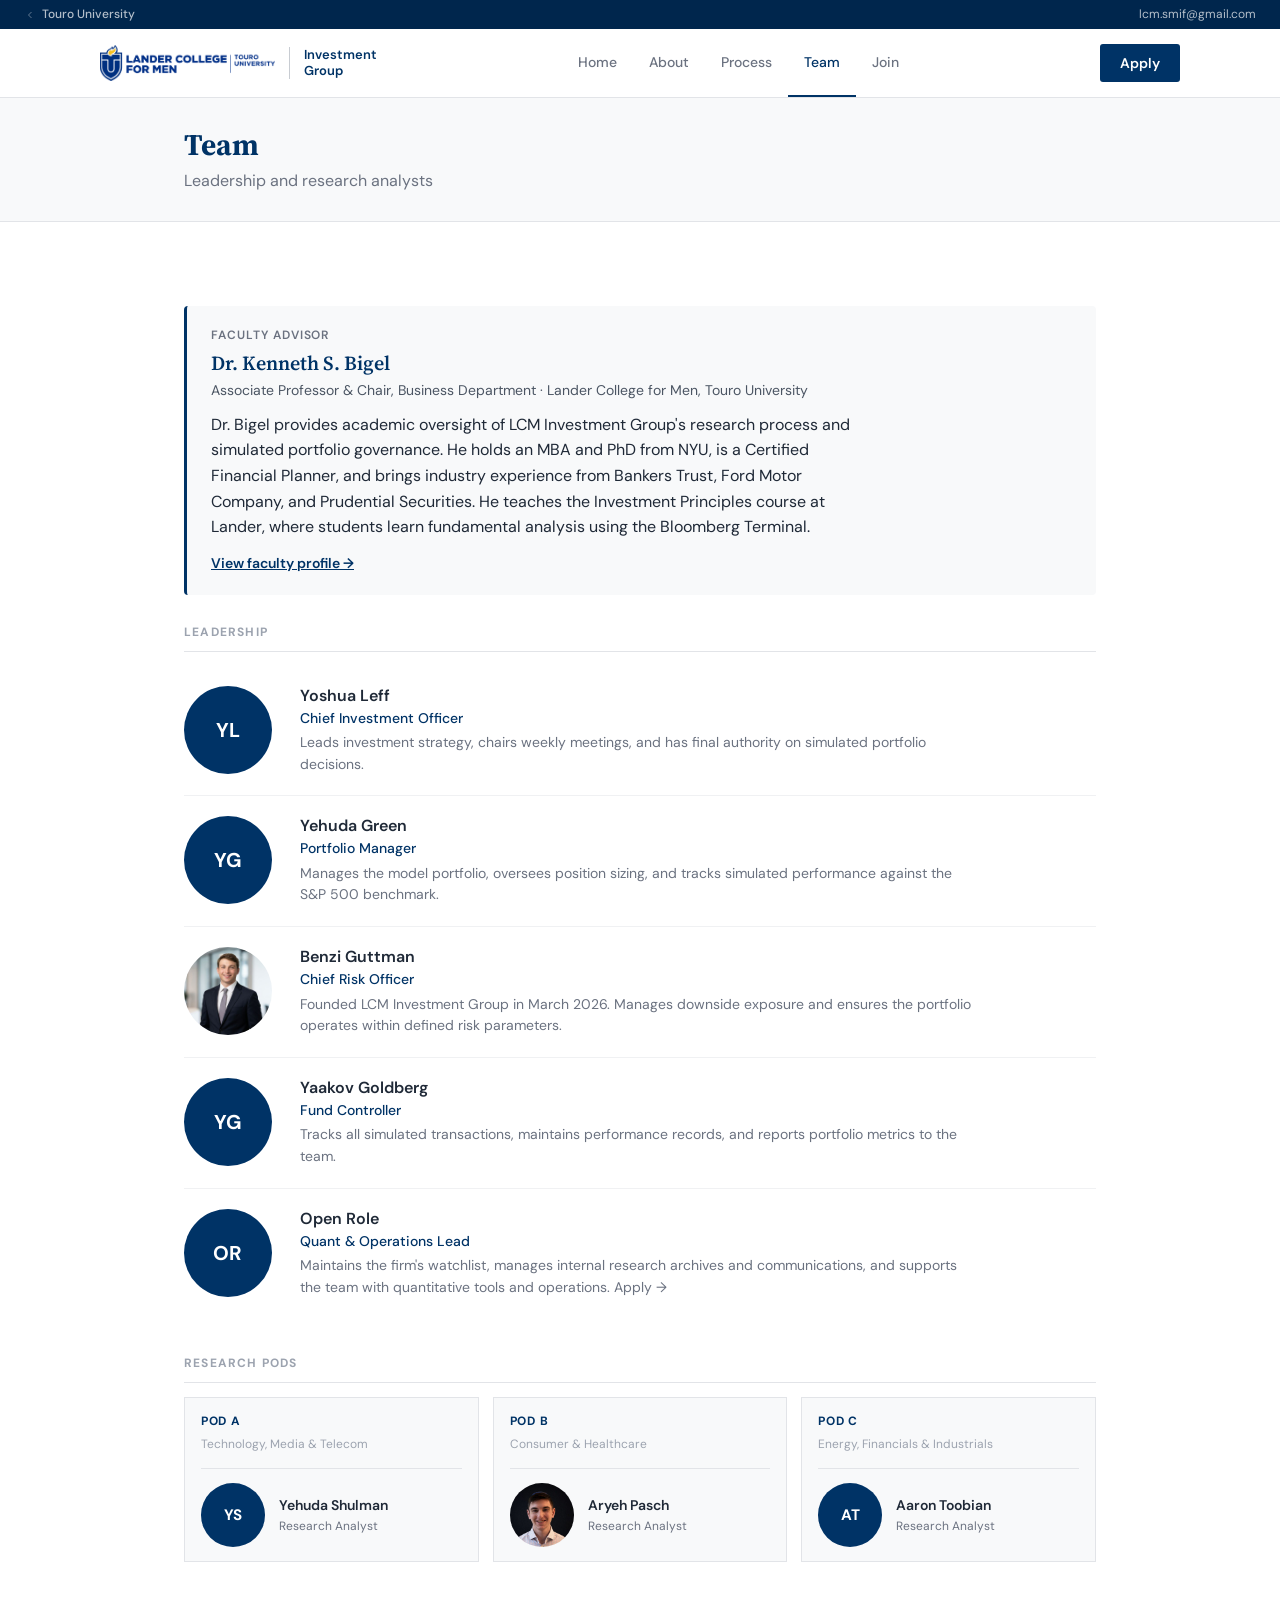
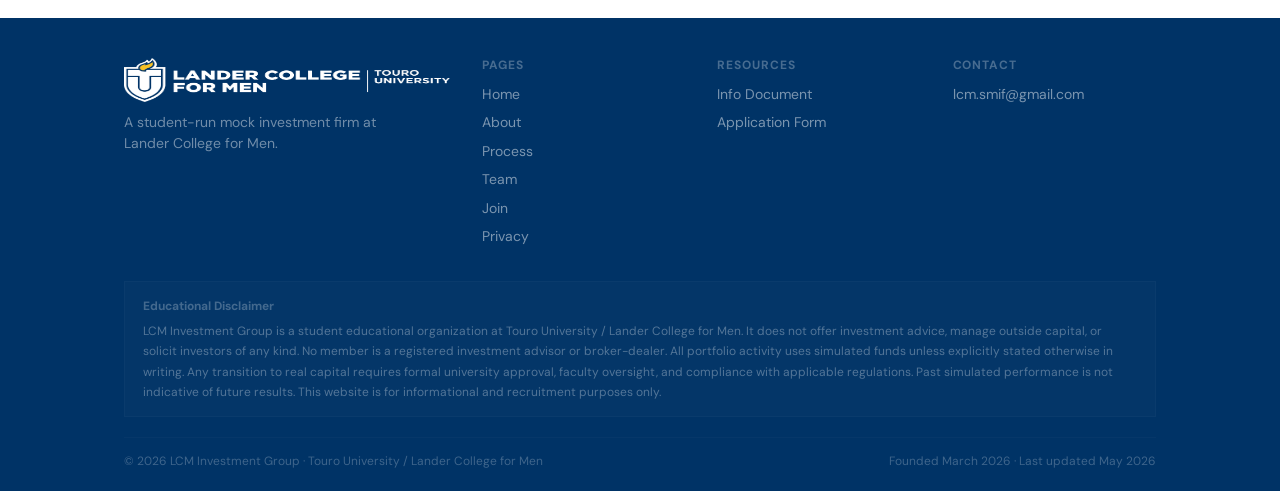
<file: team.html>
<!DOCTYPE html>
<html lang="en">
<head>
<meta charset="UTF-8">
<meta name="viewport" content="width=device-width, initial-scale=1.0">
<title>Team — LCM Investment Group</title>
<meta name="description" content="Meet the leadership team and research analysts of LCM Investment Group at Lander College for Men.">
<link rel="preconnect" href="https://fonts.googleapis.com">
<link rel="preconnect" href="https://fonts.gstatic.com" crossorigin>
<link href="https://fonts.googleapis.com/css2?family=Source+Serif+4:ital,opsz,wght@0,8..60,400;0,8..60,600;0,8..60,700;1,8..60,400&family=DM+Sans:ital,opsz,wght@0,9..40,400;0,9..40,500;0,9..40,600;0,9..40,700;1,9..40,400&display=swap" rel="stylesheet">
<link rel="stylesheet" href="style.css">
<!-- Favicons -->
<link rel="icon" href="favicon.ico" sizes="any">
<link rel="icon" type="image/png" sizes="32x32" href="favicon-32.png">
<link rel="icon" type="image/png" sizes="16x16" href="favicon-16.png">
<link rel="apple-touch-icon" sizes="180x180" href="apple-touch-icon.png">

<!-- Canonical & social meta -->
<link rel="canonical" href="https://lcm-investment-group.netlify.app/team">
<meta property="og:type" content="website">
<meta property="og:url" content="https://lcm-investment-group.netlify.app/team">
<meta property="og:title" content="Team — LCM Investment Group">
<meta property="og:description" content="Meet the leadership team and research pod analysts of LCM Investment Group at Lander College for Men.">
<meta property="og:image" content="https://lcm-investment-group.netlify.app/og-image.png">
<meta property="og:image:width" content="1200">
<meta property="og:image:height" content="630">
<meta property="og:site_name" content="LCM Investment Group">
<meta name="twitter:card" content="summary_large_image">
<meta name="twitter:title" content="Team — LCM Investment Group">
<meta name="twitter:description" content="Meet the leadership team and research pod analysts of LCM Investment Group at Lander College for Men.">
<meta name="twitter:image" content="https://lcm-investment-group.netlify.app/og-image.png">
</head>
<body>

<div class="utility-bar">
  <a href="https://www.touro.edu" target="_blank" rel="noopener noreferrer" class="utility-left">
    <svg width="12" height="12" viewBox="0 0 24 24" fill="none" stroke="currentColor" stroke-width="2"><polyline points="15 18 9 12 15 6"/></svg>
    Touro University
  </a>
  <div><a href="mailto:lcm.smif@gmail.com">lcm.smif@gmail.com</a></div>
</div>

<nav class="site-nav">
  <div class="nav-inner">
    <a href="index.html" class="nav-brand">
      <img src="touro-logo.png" alt="Lander College for Men — Touro University" height="36">
      <span class="nav-brand-label">Investment<br>Group</span>
    </a>
    <div class="nav-links">
      <a href="index.html">Home</a>
      <a href="about.html">About</a>
      <a href="process.html">Process</a>
      <a href="team.html" aria-current="page">Team</a>
      <a href="join.html">Join</a>
    </div>
    <a href="https://docs.google.com/forms/d/e/1FAIpQLSfr2iIIX5mqm8g7_Rid_zwFWo1zIdZO_jrtp0y2jBqAqrcKNw/viewform" target="_blank" rel="noopener noreferrer" class="nav-cta">Apply</a>
    <button class="hamburger" aria-label="Open menu" onclick="document.getElementById('mob').classList.add('open')">
      <span></span><span></span><span></span>
    </button>
  </div>
</nav>

<div class="mobile-overlay" id="mob">
  <div class="mobile-header">
    <img src="touro-logo.png" alt="Lander College for Men" height="28">
    <button class="mobile-close" aria-label="Close menu" onclick="document.getElementById('mob').classList.remove('open')">
      <svg width="24" height="24" viewBox="0 0 24 24" fill="none" stroke="currentColor" stroke-width="2"><path d="M18 6L6 18M6 6l12 12"/></svg>
    </button>
  </div>
  <div class="mobile-links">
    <a href="index.html">Home</a>
    <a href="about.html">About</a>
    <a href="process.html">Process</a>
    <a href="team.html">Team</a>
    <a href="join.html">Join</a>
  </div>
  <a href="https://docs.google.com/forms/d/e/1FAIpQLSfr2iIIX5mqm8g7_Rid_zwFWo1zIdZO_jrtp0y2jBqAqrcKNw/viewform" target="_blank" rel="noopener noreferrer" class="mobile-cta">Submit an Application</a>
</div>

<main>

  <div class="page-header">
    <div class="container">
      <h1>Team</h1>
      <p class="subtitle">Leadership and research analysts</p>
    </div>
  </div>

  <section class="section-lg">
    <div class="container">

      <div class="advisor-card" id="faculty-advisor">
        <div class="advisor-label">Faculty Advisor</div>
        <div class="advisor-name">Dr. Kenneth S. Bigel</div>
        <div class="advisor-title">Associate Professor &amp; Chair, Business Department &middot; Lander College for Men, Touro University</div>
        <p class="advisor-desc">Dr. Bigel provides academic oversight of LCM Investment Group's research process and simulated portfolio governance. He holds an MBA and PhD from NYU, is a Certified Financial Planner, and brings industry experience from Bankers Trust, Ford Motor Company, and Prudential Securities. He teaches the Investment Principles course at Lander, where students learn fundamental analysis using the Bloomberg Terminal.</p>
        <a class="advisor-link" href="https://lcm.touro.edu/academics/faculty/bigel-kenneth.php" target="_blank" rel="noopener">View faculty profile &rarr;</a>
      </div>

      <div class="team-label">Leadership</div>
      <div class="team-list">
        <div class="team-member">
          <div class="member-initials">YL</div>
          <div class="member-info">
            <h3>Yoshua Leff</h3>
            <div class="member-role">Chief Investment Officer</div>
            <p class="member-desc">Leads investment strategy, chairs weekly meetings, and has final authority on simulated portfolio decisions.</p>
            <!-- TODO: fill in roster data for Yoshua Leff and uncomment
            <div class="member-links">
              <span class="member-meta">LCM '[YEAR_TBD] &middot; [MAJOR_TBD]</span>
              <a href="[LINKEDIN_URL_TBD]" target="_blank" rel="noopener">LinkedIn</a>
            </div>
            -->
          </div>
        </div>
        <div class="team-member">
          <div class="member-initials">YG</div>
          <div class="member-info">
            <h3>Yehuda Green</h3>
            <div class="member-role">Portfolio Manager</div>
            <p class="member-desc">Manages the model portfolio, oversees position sizing, and tracks simulated performance against the S&amp;P 500 benchmark.</p>
            <!-- TODO: fill in roster data for Yehuda Green and uncomment
            <div class="member-links">
              <span class="member-meta">LCM '[YEAR_TBD] &middot; [MAJOR_TBD]</span>
              <a href="[LINKEDIN_URL_TBD]" target="_blank" rel="noopener">LinkedIn</a>
            </div>
            -->
          </div>
        </div>
        <div class="team-member">
          <img src="benzi-guttman.jpg" alt="Benzi Guttman" class="member-photo" width="38" height="38" loading="lazy">
          <div class="member-info">
            <h3>Benzi Guttman</h3>
            <div class="member-role">Chief Risk Officer</div>
            <p class="member-desc">Founded LCM Investment Group in March 2026. Manages downside exposure and ensures the portfolio operates within defined risk parameters.</p>
            <!-- TODO: fill in roster data for Benzi Guttman and uncomment
            <div class="member-links">
              <span class="member-meta">LCM '[YEAR_TBD] &middot; [MAJOR_TBD]</span>
              <a href="[LINKEDIN_URL_TBD]" target="_blank" rel="noopener">LinkedIn</a>
            </div>
            -->
          </div>
        </div>
        <div class="team-member">
          <div class="member-initials">YG</div>
          <div class="member-info">
            <h3>Yaakov Goldberg</h3>
            <div class="member-role">Fund Controller</div>
            <p class="member-desc">Tracks all simulated transactions, maintains performance records, and reports portfolio metrics to the team.</p>
            <!-- TODO: fill in roster data for Yaakov Goldberg and uncomment
            <div class="member-links">
              <span class="member-meta">LCM '[YEAR_TBD] &middot; [MAJOR_TBD]</span>
              <a href="[LINKEDIN_URL_TBD]" target="_blank" rel="noopener">LinkedIn</a>
            </div>
            -->
          </div>
        </div>
        <div class="team-member">
          <div class="member-initials">OR</div>
          <div class="member-info">
            <h3>Open Role</h3>
            <div class="member-role">Quant &amp; Operations Lead</div>
            <p class="member-desc">Maintains the firm's watchlist, manages internal research archives and communications, and supports the team with quantitative tools and operations. <a href="/join">Apply &rarr;</a></p>
          </div>
        </div>
      </div>

      <div class="pods-section">
        <div class="team-label">Research Pods</div>
        <div class="pods-grid">
          <div class="pod-item">
            <div class="pod-label">Pod A</div>
            <div class="pod-sector">Technology, Media &amp; Telecom</div>
            <div class="pod-analyst">
              <div class="member-initials">YS</div>
              <div class="pod-analyst-info">
                <span class="pod-name">Yehuda Shulman</span>
                <span class="pod-role">Research Analyst</span>
              </div>
            </div>
          </div>
          <div class="pod-item">
            <div class="pod-label">Pod B</div>
            <div class="pod-sector">Consumer &amp; Healthcare</div>
            <div class="pod-analyst">
              <img src="aryeh-pasch.jpg" alt="Aryeh Pasch" class="member-photo" width="32" height="32" loading="lazy">
              <div class="pod-analyst-info">
                <span class="pod-name">Aryeh Pasch</span>
                <span class="pod-role">Research Analyst</span>
              </div>
            </div>
          </div>
          <div class="pod-item">
            <div class="pod-label">Pod C</div>
            <div class="pod-sector">Energy, Financials &amp; Industrials</div>
            <div class="pod-analyst">
              <div class="member-initials">AT</div>
              <div class="pod-analyst-info">
                <span class="pod-name">Aaron Toobian</span>
                <span class="pod-role">Research Analyst</span>
              </div>
            </div>
          </div>
        </div>
      </div>

    </div>
  </section>

</main>

<footer class="site-footer">
  <div class="container-wide">
    <div class="footer-top">
      <div class="footer-brand">
        <img src="touro-logo-white.png" alt="Lander College for Men — Touro University">
        <p>A student-run mock investment firm at Lander College for Men.</p>
      </div>
      <div class="footer-col">
        <h4>Pages</h4>
        <a href="index.html">Home</a>
        <a href="about.html">About</a>
        <a href="process.html">Process</a>
        <a href="team.html">Team</a>
        <a href="join.html">Join</a>
        <a href="join.html#privacy">Privacy</a>
      </div>
      <div class="footer-col">
        <h4>Resources</h4>
        <a href="https://docs.google.com/document/d/1LVEuWN-xTGbvA8P8xXho91gXIbt4tIsUsh_a20SpdHM/edit?usp=sharing" target="_blank" rel="noopener noreferrer">Info Document</a>
        <a href="https://docs.google.com/forms/d/e/1FAIpQLSfr2iIIX5mqm8g7_Rid_zwFWo1zIdZO_jrtp0y2jBqAqrcKNw/viewform" target="_blank" rel="noopener noreferrer">Application Form</a>
      </div>
      <div class="footer-col">
        <h4>Contact</h4>
        <a href="mailto:lcm.smif@gmail.com">lcm.smif@gmail.com</a>
      </div>
    </div>
    <div class="footer-disclaimer">
      <strong>Educational Disclaimer</strong>
      LCM Investment Group is a student educational organization at Touro University / Lander College for Men. It does not offer investment advice, manage outside capital, or solicit investors of any kind. No member is a registered investment advisor or broker-dealer. All portfolio activity uses simulated funds unless explicitly stated otherwise in writing. Any transition to real capital requires formal university approval, faculty oversight, and compliance with applicable regulations. Past simulated performance is not indicative of future results. This website is for informational and recruitment purposes only.
    </div>
    <div class="footer-bottom">
      <span>&copy; 2026 LCM Investment Group · Touro University / Lander College for Men</span>
      <span>Founded March 2026 · Last updated May 2026</span>
    </div>
  </div>
</footer>

</body>
</html>
</file>
<file: style.css>
/* ===================================================================
   LCM Investment Group — Shared Stylesheet
   Lander College for Men / Touro University
   =================================================================== */

/* --- Reset & Tokens --- */
:root {
  --navy: #003366;
  --navy-deep: #00264d;
  --navy-light: #1a4a7a;
  --gold: #c99700;
  --gold-light: #f5e6b8;
  --gold-bg: #fdf8ec;
  --white: #ffffff;
  --gray-50: #f8f9fa;
  --gray-100: #f0f1f3;
  --gray-200: #e2e4e8;
  --gray-300: #c8ccd2;
  --gray-400: #9ca3af;
  --gray-500: #6b7280;
  --gray-600: #4b5563;
  --gray-700: #374151;
  --gray-800: #1f2937;
  --gray-900: #111827;

  --text-xs: 0.75rem;
  --text-sm: 0.875rem;
  --text-base: 1rem;
  --text-lg: 1.125rem;
  --text-xl: 1.25rem;
  --text-2xl: 1.5rem;
  --text-3xl: 1.875rem;

  --font-display: 'Source Serif 4', Georgia, 'Times New Roman', serif;
  --font-body: 'DM Sans', 'Helvetica Neue', Arial, sans-serif;

  --max-w: 960px;
  --max-w-wide: 1080px;
  --transition: 150ms ease;
}

*, *::before, *::after { box-sizing: border-box; margin: 0; padding: 0; }

html {
  -webkit-font-smoothing: antialiased;
  text-rendering: optimizeLegibility;
}

body {
  font-family: var(--font-body);
  font-size: var(--text-base);
  color: var(--gray-800);
  background: var(--white);
  line-height: 1.6;
  display: flex;
  flex-direction: column;
  min-height: 100vh;
}

img, svg { display: block; max-width: 100%; }
a { color: inherit; text-decoration: none; }
button { cursor: pointer; background: none; border: none; font: inherit; }
h1, h2, h3, h4 { line-height: 1.25; }
p { max-width: 68ch; }
ul { list-style: none; }
main { flex: 1; }

/* --- Utility bar (Touro-style top strip) --- */
.utility-bar {
  background: var(--navy-deep);
  color: rgba(255,255,255,0.7);
  font-size: var(--text-xs);
  padding: 5px 24px;
  display: flex;
  align-items: center;
  justify-content: space-between;
}
.utility-bar a {
  color: rgba(255,255,255,0.7);
  transition: color var(--transition);
}
.utility-bar a:hover { color: #fff; }
.utility-left {
  display: flex;
  align-items: center;
  gap: 6px;
  font-weight: 500;
}
.utility-left svg { opacity: 0.55; }

/* --- Main navigation --- */
.site-nav {
  background: var(--white);
  border-bottom: 1px solid var(--gray-200);
  padding: 0 24px;
  position: sticky;
  top: 0;
  z-index: 100;
}
.nav-inner {
  max-width: var(--max-w-wide);
  margin: 0 auto;
  display: flex;
  align-items: center;
  justify-content: space-between;
  height: 68px;
}

/* Logo block: image + "Investment Group" label */
.nav-brand {
  display: flex;
  align-items: center;
  gap: 14px;
  flex-shrink: 0;
}
.nav-brand img {
  height: 36px;
  width: auto;
  opacity: 1;
  filter: none;
}
.nav-brand-label {
  font-family: var(--font-body);
  font-size: 0.8125rem;
  font-weight: 600;
  color: var(--navy);
  line-height: 1.25;
  border-left: 1px solid var(--gray-300);
  padding-left: 14px;
  white-space: nowrap;
}

/* Nav links */
.nav-links {
  display: flex;
  align-items: center;
  gap: 0;
}
.nav-links a {
  font-size: var(--text-sm);
  font-weight: 500;
  color: var(--gray-500);
  padding: 22px 16px;
  border-bottom: 2px solid transparent;
  transition: color var(--transition), border-color var(--transition);
}
.nav-links a:hover,
.nav-links a[aria-current="page"] {
  color: var(--navy);
  border-bottom-color: var(--navy);
}

/* Apply button in nav */
.nav-cta {
  font-size: var(--text-sm);
  font-weight: 600;
  color: var(--white);
  background: var(--navy);
  padding: 8px 20px;
  border-radius: 3px;
  transition: background var(--transition);
  flex-shrink: 0;
}
.nav-cta:hover { background: var(--navy-deep); }

/* Hamburger */
.hamburger {
  display: none;
  flex-direction: column;
  gap: 5px;
  padding: 8px;
}
.hamburger span {
  display: block;
  width: 22px;
  height: 2px;
  background: var(--navy);
  border-radius: 1px;
}

/* Mobile overlay */
.mobile-overlay {
  display: none;
  position: fixed;
  inset: 0;
  background: var(--white);
  z-index: 200;
  flex-direction: column;
  padding: 20px 24px;
  overflow-y: auto;
}
.mobile-overlay.open { display: flex; }
.mobile-header {
  display: flex;
  justify-content: space-between;
  align-items: center;
  margin-bottom: 28px;
}
.mobile-header img { height: 28px; width: auto; }
.mobile-close {
  width: 40px;
  height: 40px;
  display: flex;
  align-items: center;
  justify-content: center;
  color: var(--gray-500);
}
.mobile-links {
  display: flex;
  flex-direction: column;
}
.mobile-links a {
  font-size: var(--text-lg);
  font-weight: 500;
  color: var(--gray-700);
  padding: 13px 0;
  border-bottom: 1px solid var(--gray-200);
}
.mobile-links a:first-child { border-top: 1px solid var(--gray-200); }
.mobile-cta {
  display: block;
  margin-top: 20px;
  text-align: center;
  font-weight: 600;
  color: var(--white);
  background: var(--navy);
  padding: 12px 24px;
  border-radius: 3px;
}

@media (max-width: 768px) {
  .utility-bar { display: none; }
  .nav-links, .nav-cta { display: none; }
  .hamburger { display: flex; }
}

/* --- Layout helpers --- */
.container { max-width: var(--max-w); margin: 0 auto; padding: 0 24px; }
.container-wide { max-width: var(--max-w-wide); margin: 0 auto; padding: 0 24px; }
.section { padding: 48px 0; }
.section-lg { padding: 56px 0; }

/* --- Page header (breadcrumb-style band) --- */
.page-header {
  background: var(--gray-50);
  border-bottom: 1px solid var(--gray-200);
  padding: 28px 0;
}
.page-header h1 {
  font-family: var(--font-display);
  font-size: var(--text-3xl);
  font-weight: 700;
  color: var(--navy);
}
.page-header .subtitle {
  font-size: var(--text-base);
  color: var(--gray-500);
  margin-top: 4px;
}

/* --- Buttons --- */
.btn-navy {
  display: inline-flex;
  align-items: center;
  gap: 6px;
  padding: 10px 24px;
  background: var(--navy);
  color: var(--white);
  font-size: var(--text-sm);
  font-weight: 600;
  border-radius: 3px;
  transition: background var(--transition);
}
.btn-navy:hover { background: var(--navy-deep); }

.btn-gold {
  display: inline-flex;
  align-items: center;
  gap: 6px;
  padding: 10px 24px;
  background: var(--gold);
  color: var(--navy-deep);
  font-size: var(--text-sm);
  font-weight: 700;
  border-radius: 3px;
  transition: background var(--transition);
}
.btn-gold:hover { background: #b58a00; }

/* --- Footer --- */
.site-footer {
  background: var(--navy);
  color: rgba(255,255,255,0.8);
  padding: 40px 0 20px;
}
.footer-top {
  display: grid;
  grid-template-columns: 1.6fr 1fr 1fr 1fr;
  gap: 32px;
  margin-bottom: 28px;
}
.footer-brand { display: flex; flex-direction: column; gap: 10px; }
.footer-brand img { height: 44px; width: auto; }
.footer-brand p { font-size: var(--text-sm); opacity: 0.55; line-height: 1.5; max-width: 30ch; }
.footer-col h4 {
  font-size: var(--text-xs);
  font-weight: 700;
  text-transform: uppercase;
  letter-spacing: 0.08em;
  opacity: 0.35;
  margin-bottom: 10px;
}
.footer-col a {
  display: block;
  font-size: var(--text-sm);
  opacity: 0.6;
  margin-bottom: 6px;
  transition: opacity var(--transition);
}
.footer-col a:hover { opacity: 1; }
.footer-disclaimer {
  padding: 14px 18px;
  background: rgba(255,255,255,0.04);
  border: 1px solid rgba(255,255,255,0.07);
  font-size: var(--text-xs);
  opacity: 0.4;
  line-height: 1.7;
  margin-bottom: 20px;
}
.footer-disclaimer strong {
  display: block;
  margin-bottom: 4px;
  opacity: 1;
  color: rgba(255,255,255,0.65);
}
.footer-bottom {
  display: flex;
  justify-content: space-between;
  flex-wrap: wrap;
  gap: 8px;
  padding-top: 14px;
  border-top: 1px solid rgba(255,255,255,0.08);
  font-size: var(--text-xs);
  opacity: 0.3;
}
@media (max-width: 768px) {
  .footer-top { grid-template-columns: 1fr 1fr; gap: 24px; }
}
@media (max-width: 500px) {
  .footer-top { grid-template-columns: 1fr; }
}

/* ============================================================
   PAGE-SPECIFIC STYLES
   ============================================================ */

/* --- Home: Hero --- */
.hero {
  background: var(--navy);
  color: var(--white);
  padding: 56px 0 48px;
}
.hero-content { max-width: 620px; }
.hero-affiliation {
  font-size: var(--text-xs);
  font-weight: 600;
  letter-spacing: 0.08em;
  text-transform: uppercase;
  color: var(--gold);
  margin-bottom: 14px;
}
.hero h1 {
  font-family: var(--font-display);
  font-size: clamp(1.875rem, 1.2rem + 2.5vw, 2.75rem);
  font-weight: 700;
  line-height: 1.15;
  margin-bottom: 14px;
}
.hero h1 em { font-style: italic; font-weight: 400; opacity: 0.85; }
.hero-desc {
  font-size: var(--text-base);
  line-height: 1.7;
  opacity: 0.78;
  margin-bottom: 24px;
  max-width: 52ch;
}
.hero-actions {
  display: flex;
  align-items: center;
  gap: 16px;
  flex-wrap: wrap;
}
.hero-link {
  font-size: var(--text-sm);
  font-weight: 500;
  color: rgba(255,255,255,0.65);
  border-bottom: 1px solid rgba(255,255,255,0.25);
  padding-bottom: 1px;
  transition: color var(--transition);
}
.hero-link:hover { color: #fff; }

/* --- Home: Facts strip --- */
.facts-strip {
  background: var(--gray-50);
  border-bottom: 1px solid var(--gray-200);
  padding: 18px 0;
}
.facts-row {
  display: flex;
  justify-content: center;
  align-items: center;
  gap: 36px;
  flex-wrap: wrap;
}
.fact-item { text-align: center; }
.fact-val {
  font-family: var(--font-display);
  font-size: var(--text-xl);
  font-weight: 700;
  color: var(--navy);
}
.fact-desc {
  font-size: var(--text-xs);
  color: var(--gray-500);
  text-transform: uppercase;
  letter-spacing: 0.06em;
  margin-top: 2px;
}
.facts-sep { width: 1px; height: 26px; background: var(--gray-300); }
@media (max-width: 600px) {
  .facts-row { gap: 20px; }
  .facts-sep { display: none; }
}

/* --- Home: Overview cards --- */
.overview-grid {
  display: grid;
  grid-template-columns: repeat(3, 1fr);
  gap: 20px;
}
.overview-card {
  padding: 22px;
  border: 1px solid var(--gray-200);
  border-top: 3px solid var(--navy);
}
.overview-card h3 {
  font-size: var(--text-base);
  font-weight: 700;
  color: var(--gray-800);
  margin-bottom: 6px;
}
.overview-card p {
  font-size: var(--text-sm);
  color: var(--gray-600);
  line-height: 1.6;
}
@media (max-width: 768px) {
  .overview-grid { grid-template-columns: 1fr; }
}

/* --- Home: CTA strip --- */
.home-cta {
  background: var(--gray-50);
  border-top: 1px solid var(--gray-200);
  text-align: center;
}
.home-cta h2 {
  font-family: var(--font-display);
  font-size: var(--text-2xl);
  font-weight: 700;
  color: var(--navy);
  margin-bottom: 6px;
}
.home-cta p {
  font-size: var(--text-base);
  color: var(--gray-500);
  margin: 0 auto 18px;
}

/* --- About: Content grid --- */
.about-grid {
  display: grid;
  grid-template-columns: 1.8fr 1fr;
  gap: 44px;
  align-items: start;
}
.about-prose h2 {
  font-family: var(--font-display);
  font-size: var(--text-2xl);
  font-weight: 700;
  color: var(--navy);
  margin-bottom: 14px;
}
.about-prose p {
  color: var(--gray-600);
  line-height: 1.75;
  margin-bottom: 14px;
}
.about-sidebar {
  padding: 22px;
  background: var(--gray-50);
  border: 1px solid var(--gray-200);
}
.sidebar-heading {
  font-size: var(--text-xs);
  font-weight: 700;
  text-transform: uppercase;
  letter-spacing: 0.08em;
  color: var(--gray-400);
  margin-bottom: 14px;
  padding-bottom: 8px;
  border-bottom: 1px solid var(--gray-200);
}
.sidebar-row {
  display: flex;
  justify-content: space-between;
  padding: 7px 0;
  font-size: var(--text-sm);
  border-bottom: 1px solid var(--gray-100);
}
.sidebar-row:last-child { border-bottom: none; }
.sidebar-key { font-weight: 600; color: var(--gray-700); }
.sidebar-val { color: var(--gray-500); text-align: right; }
.about-note {
  margin-top: 20px;
  padding: 14px 18px;
  background: var(--gold-bg);
  border-left: 3px solid var(--gold);
  font-size: var(--text-sm);
  color: var(--gray-700);
  line-height: 1.6;
}
@media (max-width: 768px) {
  .about-grid { grid-template-columns: 1fr; }
}

/* --- Process: Steps --- */
.process-step {
  display: grid;
  grid-template-columns: 44px 1fr;
  gap: 18px;
  padding: 22px 0;
  border-bottom: 1px solid var(--gray-200);
  align-items: start;
}
.process-step:last-child { border-bottom: none; }
.step-num {
  width: 38px; height: 38px;
  border-radius: 50%;
  background: var(--navy);
  color: var(--white);
  display: flex;
  align-items: center;
  justify-content: center;
  font-family: var(--font-display);
  font-size: var(--text-base);
  font-weight: 700;
  flex-shrink: 0;
}
.step-body h3 {
  font-size: var(--text-lg);
  font-weight: 700;
  color: var(--gray-800);
  margin-bottom: 4px;
}
.step-body p {
  font-size: var(--text-sm);
  color: var(--gray-600);
  line-height: 1.65;
}

/* Process: Logistics table */
.info-table {
  margin-top: 28px;
  width: 100%;
  border-collapse: collapse;
  font-size: var(--text-sm);
}
.info-table th {
  text-align: left;
  font-weight: 700;
  color: var(--gray-700);
  padding: 9px 14px;
  background: var(--gray-50);
  border: 1px solid var(--gray-200);
  font-size: var(--text-xs);
  text-transform: uppercase;
  letter-spacing: 0.06em;
}
.info-table td {
  padding: 9px 14px;
  border: 1px solid var(--gray-200);
  color: var(--gray-600);
}

/* --- Team: Directory list --- */
.team-label {
  font-size: var(--text-xs);
  font-weight: 700;
  text-transform: uppercase;
  letter-spacing: 0.1em;
  color: var(--gray-400);
  margin-bottom: 14px;
  padding-bottom: 8px;
  border-bottom: 1px solid var(--gray-200);
}
.team-list { display: flex; flex-direction: column; }
.team-member {
  display: grid;
  grid-template-columns: 96px 1fr;
  gap: 20px;
  padding: 20px 0;
  border-bottom: 1px solid var(--gray-100);
  align-items: start;
}
.team-member:last-child { border-bottom: none; }
.member-initials {
  width: 88px; height: 88px;
  border-radius: 50%;
  background: var(--navy);
  color: var(--white);
  display: flex;
  align-items: center;
  justify-content: center;
  font-size: 1.25rem;
  font-weight: 700;
  letter-spacing: 0.02em;
  flex-shrink: 0;
}
.member-photo {
  width: 88px; height: 88px;
  border-radius: 50%;
  object-fit: cover;
  object-position: center top;
  flex-shrink: 0;
  display: block;
}
.member-info h3 {
  font-size: var(--text-base);
  font-weight: 600;
  color: var(--gray-800);
  margin-bottom: 1px;
}
.member-role {
  font-size: var(--text-sm);
  color: var(--navy);
  font-weight: 500;
  margin-bottom: 3px;
}
.member-desc {
  font-size: var(--text-sm);
  color: var(--gray-500);
  line-height: 1.55;
}

/* Pods */
.pods-section { margin-top: 36px; }
.pods-grid {
  display: grid;
  grid-template-columns: repeat(3, 1fr);
  gap: 14px;
}
.pod-item {
  padding: 14px 16px;
  background: var(--gray-50);
  border: 1px solid var(--gray-200);
}
.pod-label {
  font-size: var(--text-xs);
  font-weight: 700;
  color: var(--navy);
  text-transform: uppercase;
  letter-spacing: 0.06em;
  margin-bottom: 4px;
}
.pod-sector {
  font-size: var(--text-xs);
  color: var(--gray-400);
  margin-bottom: 6px;
}
.pod-name { font-size: var(--text-sm); font-weight: 600; color: var(--gray-800); }
.pod-role { font-size: var(--text-xs); color: var(--gray-500); }
.pod-analyst {
  display: flex;
  align-items: center;
  gap: 14px;
  margin-top: 14px;
  padding-top: 14px;
  border-top: 1px solid var(--gray-200);
}
.pod-analyst .member-photo,
.pod-analyst .member-initials {
  width: 64px;
  height: 64px;
  font-size: 0.95rem;
}
.pod-analyst-info { display: flex; flex-direction: column; min-width: 0; }
@media (max-width: 600px) {
  .pods-grid { grid-template-columns: 1fr; }
}

/* --- Join: Content --- */
.join-content { max-width: 620px; }
.join-content h2 {
  font-family: var(--font-display);
  font-size: var(--text-2xl);
  font-weight: 700;
  color: var(--navy);
  margin-bottom: 12px;
}
.join-content p {
  color: var(--gray-600);
  line-height: 1.7;
  margin-bottom: 14px;
}
.join-cta { margin: 24px 0 36px; }
.join-cards {
  display: grid;
  grid-template-columns: 1fr 1fr;
  gap: 20px;
}
.join-card {
  padding: 18px;
  background: var(--gray-50);
  border: 1px solid var(--gray-200);
}
.join-card h3 {
  font-size: var(--text-sm);
  font-weight: 700;
  color: var(--gray-800);
  margin-bottom: 6px;
}
.join-card p {
  font-size: var(--text-sm);
  color: var(--gray-600);
  line-height: 1.6;
  margin-bottom: 0;
}
.join-card a {
  color: var(--navy);
  text-decoration: underline;
}
@media (max-width: 600px) {
  .join-cards { grid-template-columns: 1fr; }
}

/* Faculty Advisor card — used on /about and /team */
.advisor-section {
  margin-bottom: 40px;
}
.advisor-card {
  background: var(--gray-50);
  border-left: 3px solid var(--navy);
  border-radius: 4px;
  padding: 20px 24px;
  margin: 28px 0;
}
.advisor-card .advisor-label {
  font-family: var(--font-body);
  font-size: var(--text-xs);
  font-weight: 600;
  letter-spacing: 0.08em;
  text-transform: uppercase;
  color: var(--gray-500);
  margin-bottom: 6px;
}
.advisor-card .advisor-name {
  font-family: var(--font-display);
  font-size: var(--text-xl);
  font-weight: 600;
  color: var(--navy);
  line-height: 1.2;
  margin-bottom: 4px;
}
.advisor-card .advisor-title {
  font-size: var(--text-sm);
  color: var(--gray-600);
  margin-bottom: 10px;
}
.advisor-card .advisor-desc {
  font-size: var(--text-base);
  color: var(--gray-800);
  margin: 0 0 10px 0;
  max-width: 60ch;
}
.advisor-card .advisor-link {
  display: inline-block;
  font-size: var(--text-sm);
  font-weight: 600;
  color: var(--navy);
  text-decoration: underline;
}
.advisor-card .advisor-link:hover {
  color: var(--navy-deep);
}
@media (max-width: 600px) {
  .advisor-card { padding: 16px 18px; }
}

/* Process page — Investment Memo Format & Risk Framework blocks */
.framework-block {
  margin: 40px 0 0 0;
  padding-top: 32px;
  border-top: 1px solid var(--gray-200);
}
.framework-block h2 {
  font-family: var(--font-display);
  font-size: var(--text-2xl);
  color: var(--navy);
  margin: 0 0 12px 0;
}
.framework-block > p {
  font-size: var(--text-base);
  color: var(--gray-800);
  margin: 0 0 16px 0;
  max-width: 65ch;
}
.framework-list {
  list-style: none;
  padding: 0;
  margin: 0;
  display: grid;
  gap: 12px;
}
.framework-list li {
  padding: 14px 16px 14px 20px;
  background: var(--gray-50);
  border-left: 3px solid var(--gold);
  border-radius: 4px;
  font-size: var(--text-base);
  color: var(--gray-800);
  line-height: 1.55;
}
.framework-list li strong {
  color: var(--navy);
}

/* Join page — Privacy & Data Use note */
.privacy-note {
  margin-top: 40px;
  padding: 24px 28px;
  background: var(--gray-50);
  border-left: 3px solid var(--navy);
  border-radius: 4px;
  max-width: 760px;
}
.privacy-note h3 {
  font-family: var(--font-display);
  font-size: var(--text-xl);
  color: var(--navy);
  margin: 0 0 10px 0;
}
.privacy-note p {
  font-size: var(--text-sm);
  color: var(--gray-700);
  line-height: 1.6;
  margin: 0;
}
.privacy-note a {
  color: var(--navy);
  text-decoration: underline;
}
@media (max-width: 600px) {
  .privacy-note { padding: 18px 20px; }
}

/* Team page — member meta + LinkedIn row */
.member-links {
  font-size: var(--text-xs);
  color: var(--gray-500);
  margin-top: 8px;
  display: flex;
  flex-wrap: wrap;
  gap: 14px;
  align-items: center;
}
.member-links .member-meta {
  color: var(--gray-600);
  letter-spacing: 0.02em;
}
.member-links a {
  color: var(--navy);
  text-decoration: underline;
  font-weight: 600;
}
.member-links a:hover {
  color: var(--navy-deep);
}
</file>
